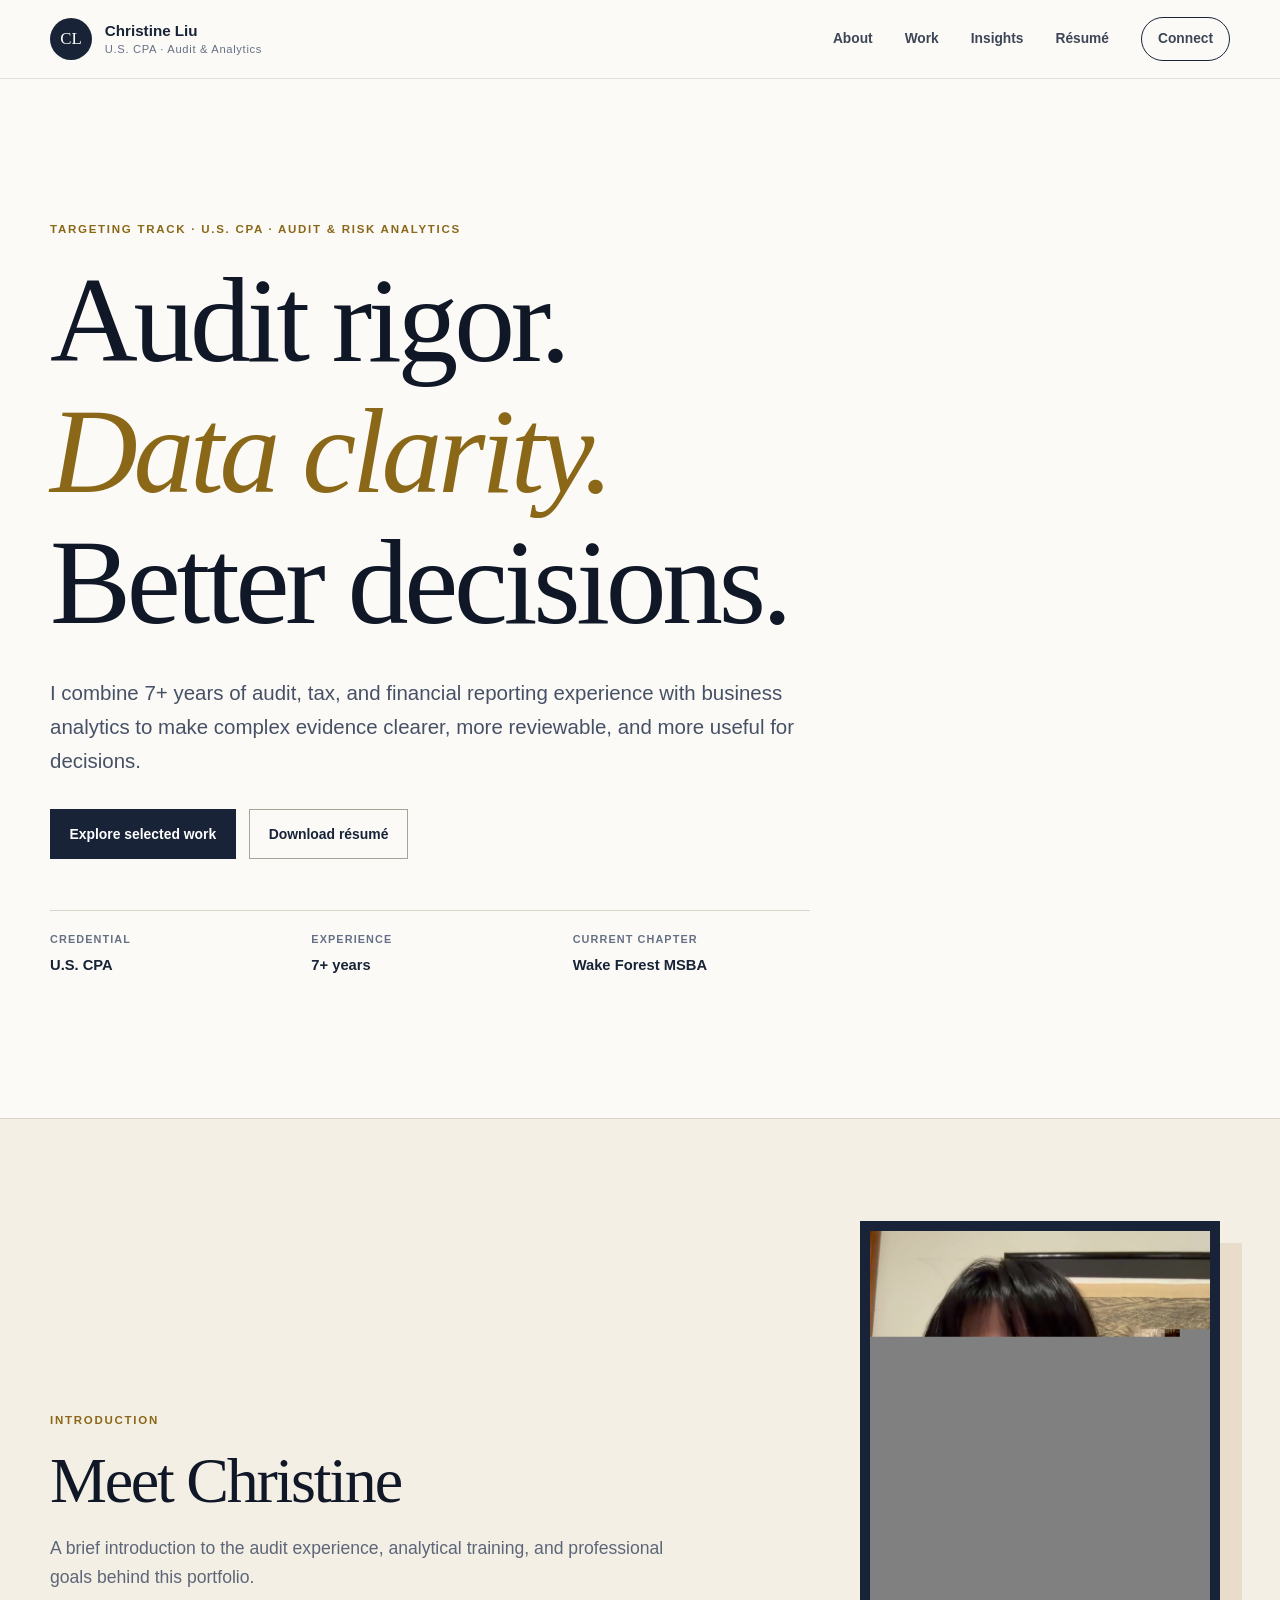
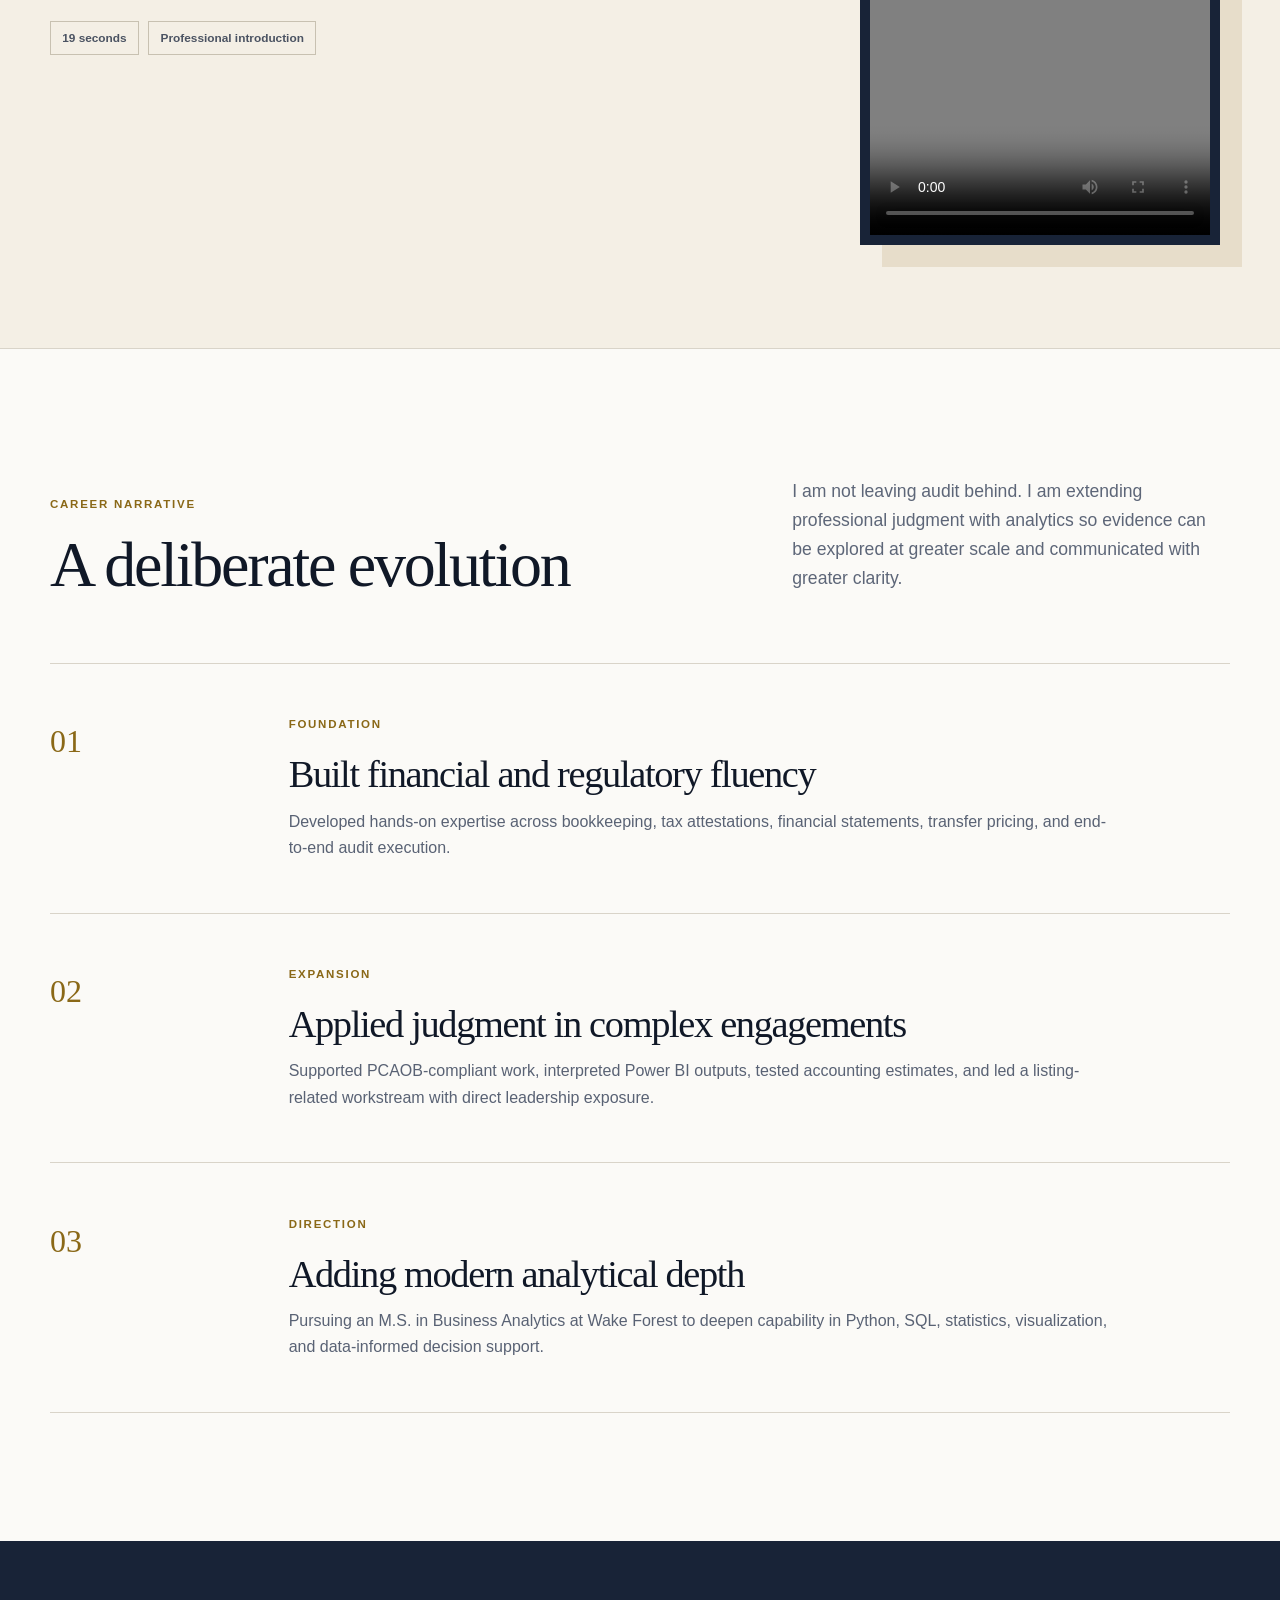
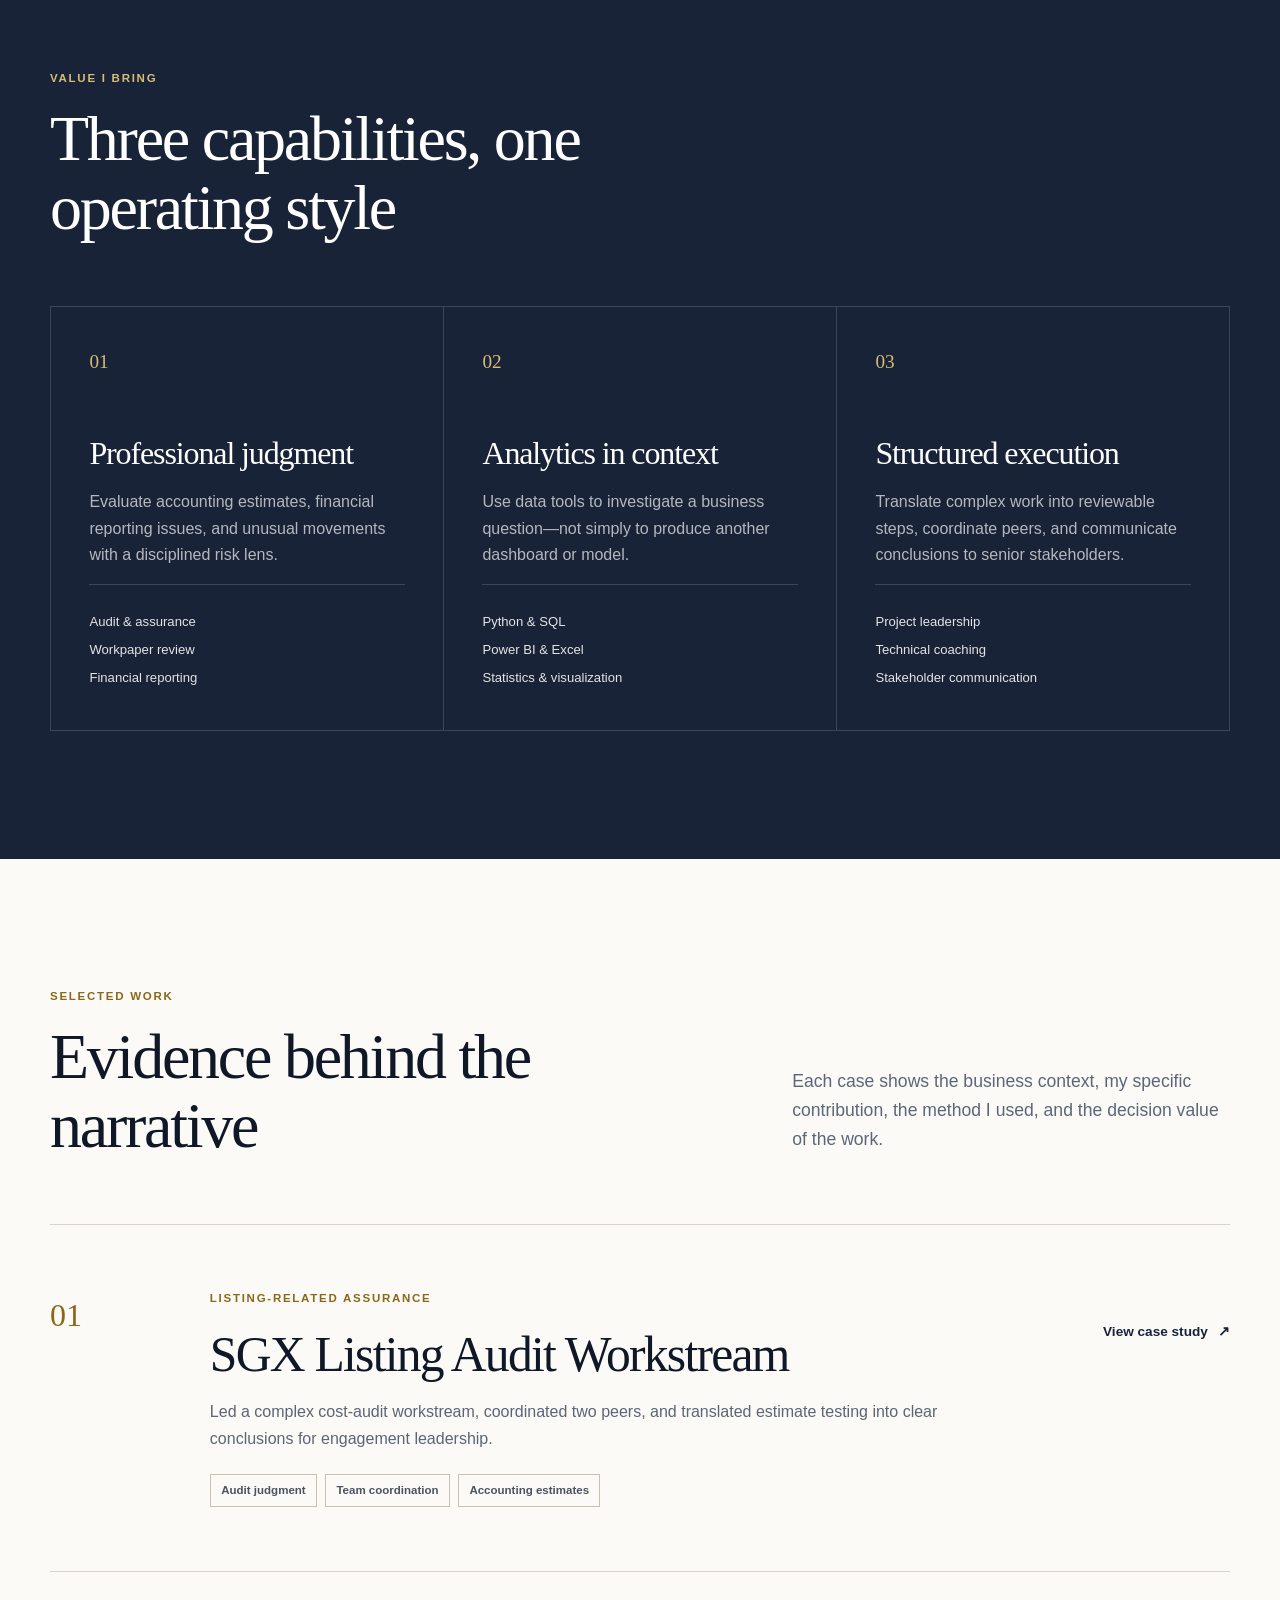
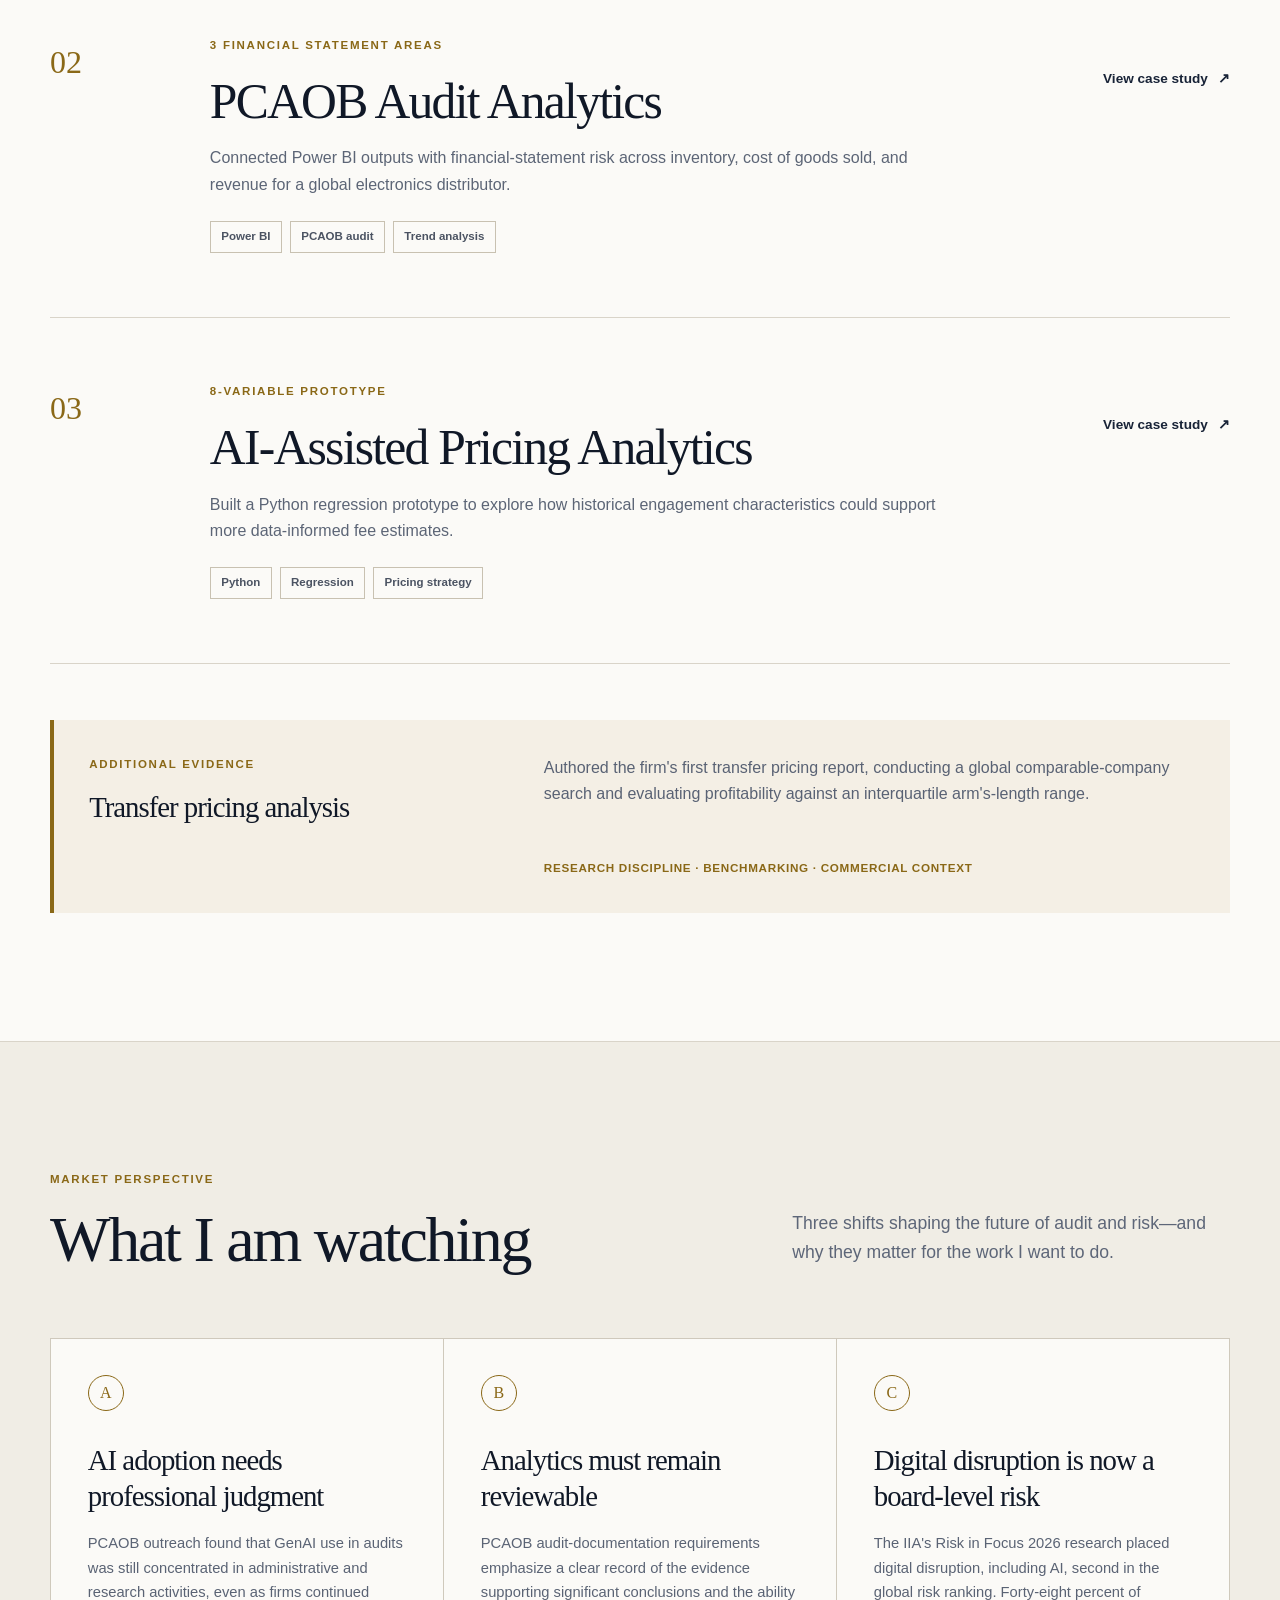
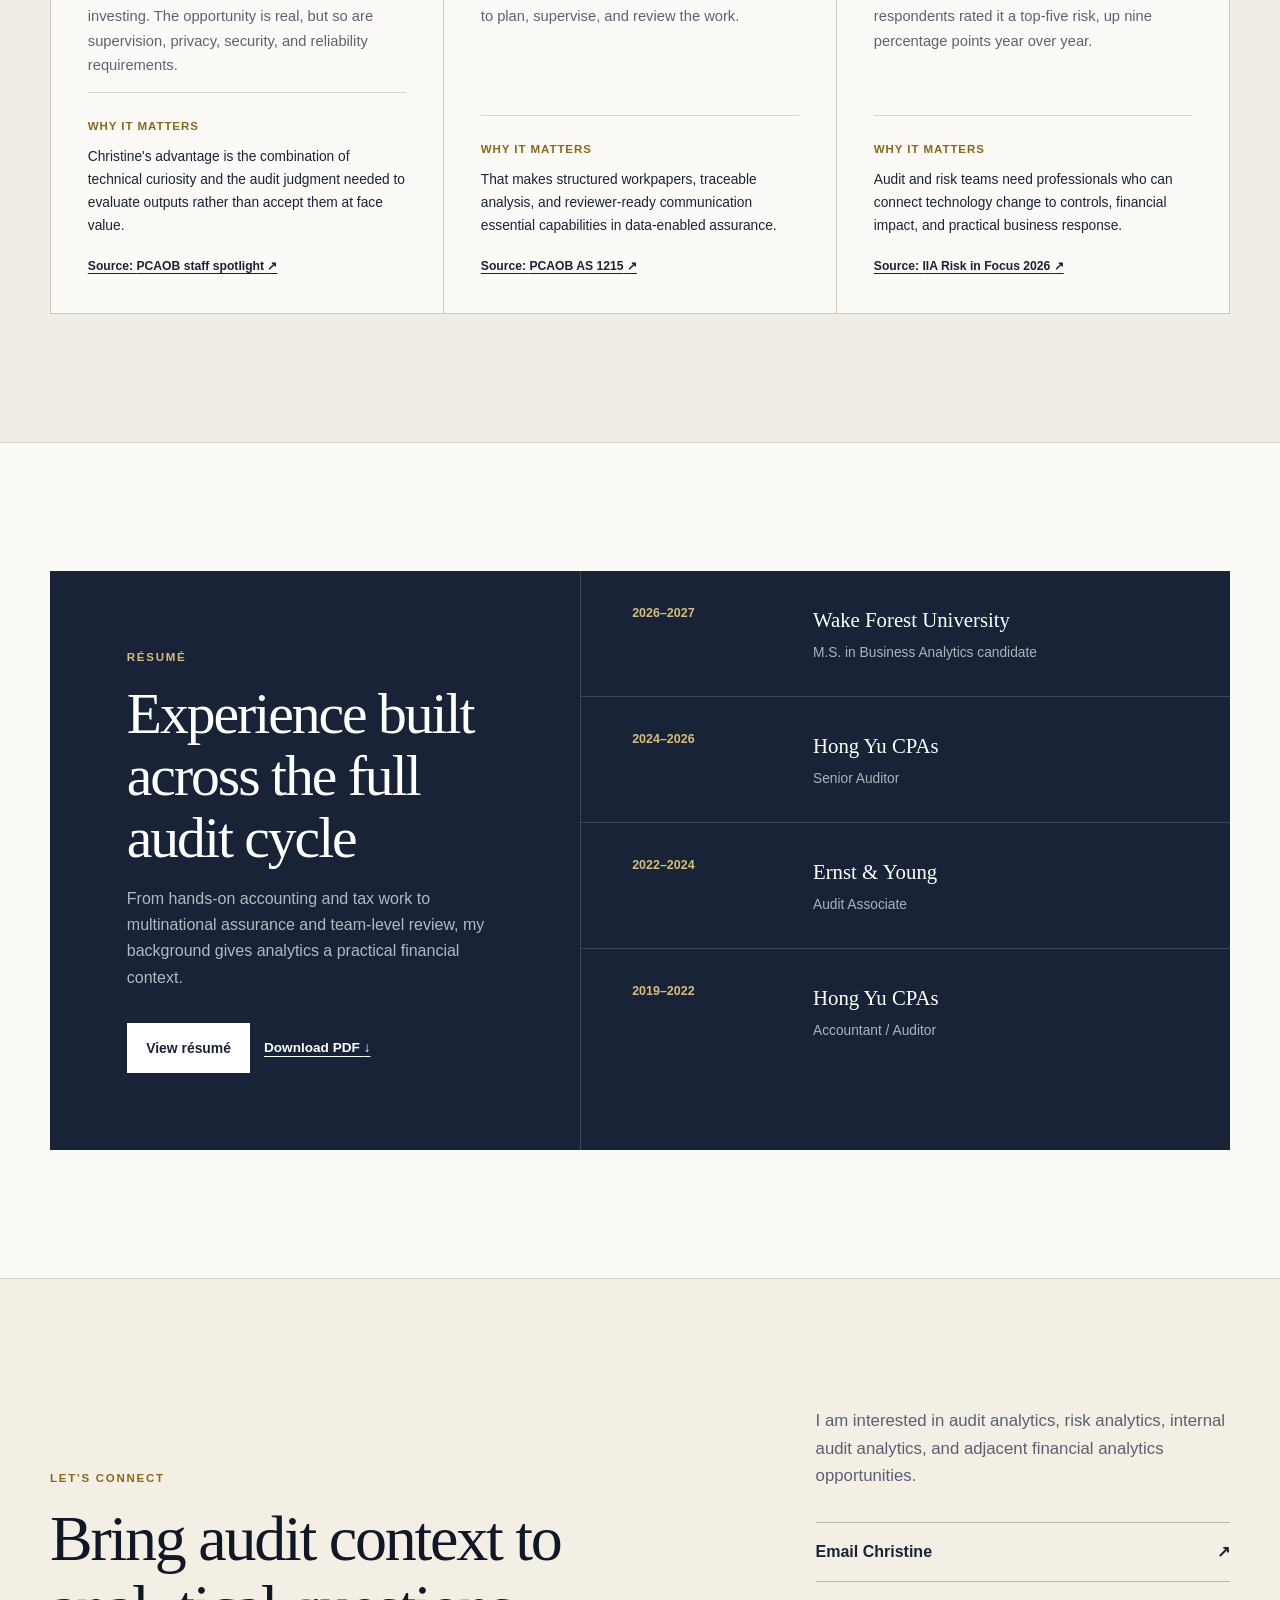
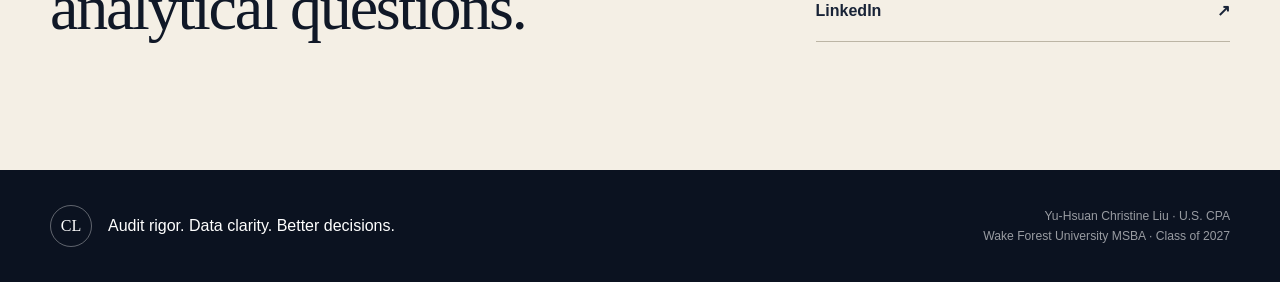
<file: index.html>
<!DOCTYPE html><html lang="en"><head><meta charset="utf-8"><meta name="viewport" content="width=device-width, initial-scale=1"><link rel="stylesheet" href="/styles.css"><link rel="stylesheet" href="/github-overrides.css"><title>Christine Liu | Audit &amp; Risk Analytics</title><meta name="description" content="U.S. CPA and Wake Forest MSBA candidate combining audit judgment with business analytics."><meta name="keywords" content="audit analytics,risk analytics,U.S. CPA,business analytics,Wake Forest"><meta name="author" content="Yu-Hsuan Christine Liu">
<link rel="canonical" href="https://christineliu0221-tech.github.io/"></head><body><header class="site-header"><a class="skip-link" href="#main-content">Skip to content</a><div class="nav-shell"><a href="/" class="brand" aria-label="Christine Liu home"><span aria-hidden="true">CL</span><div><strong>Christine Liu</strong><small>U.S. CPA · Audit &amp; Analytics</small></div></a><nav aria-label="Primary navigation"><a href="/#about">About</a><a href="/#work">Work</a><a href="/#insights">Insights</a><a href="/#resume">Résumé</a><a class="nav-contact" href="/#contact">Connect</a></nav></div></header><main id="main-content"><section class="hero section-shell" aria-labelledby="hero-title"><div class="hero-copy"><p class="eyebrow">TARGETING TRACK · U.S. CPA · AUDIT &amp; RISK ANALYTICS</p><h1 id="hero-title">Audit rigor.<span>Data clarity.</span>Better decisions.</h1><p class="hero-lead">I combine 7+ years of audit, tax, and financial reporting experience with business analytics to make complex evidence clearer, more reviewable, and more useful for decisions.</p><div class="button-row"><a class="button button-primary" href="#work">Explore selected work</a><a class="button button-secondary" href="/Christine-Liu-Resume.pdf" download="">Download résumé</a></div><dl class="hero-credentials" aria-label="Professional credentials"><div><dt>Credential</dt><dd>U.S. CPA</dd></div><div><dt>Experience</dt><dd>7+ years</dd></div><div><dt>Current chapter</dt><dd>Wake Forest MSBA</dd></div></dl></div></section><section class="video-introduction" id="introduction" aria-labelledby="video-title"><div class="section-shell video-introduction-grid"><div class="video-introduction-copy"><p class="section-kicker">INTRODUCTION</p><h2 id="video-title">Meet Christine</h2><p class="section-lead">A brief introduction to the audit experience, analytical training, and professional goals behind this portfolio.</p><div class="video-meta" aria-label="Video details"><span>19 seconds</span><span>Professional introduction</span></div></div><div class="video-stage"><video class="introduction-video" controls playsinline preload="metadata" poster="/christine-introduction-poster.jpg" aria-label="Christine Liu professional introduction video"><source src="/christine-introduction.mp4" type="video/mp4">Your browser does not support embedded video. <a href="/christine-introduction.mp4">Open the video</a>.</video></div></div></section><section class="section-shell narrative" id="about" aria-labelledby="about-title"><div class="section-heading split-heading"><div><p class="section-kicker">CAREER NARRATIVE</p><h2 id="about-title">A deliberate evolution</h2></div><p class="section-lead">I am not leaving audit behind. I am extending professional judgment with analytics so evidence can be explored at greater scale and communicated with greater clarity.</p></div><ol class="narrative-steps"><li><span class="step-number">01</span><div><p class="step-label">Foundation</p><h3>Built financial and regulatory fluency</h3><p>Developed hands-on expertise across bookkeeping, tax attestations, financial statements, transfer pricing, and end-to-end audit execution.</p></div></li><li><span class="step-number">02</span><div><p class="step-label">Expansion</p><h3>Applied judgment in complex engagements</h3><p>Supported PCAOB-compliant work, interpreted Power BI outputs, tested accounting estimates, and led a listing-related workstream with direct leadership exposure.</p></div></li><li><span class="step-number">03</span><div><p class="step-label">Direction</p><h3>Adding modern analytical depth</h3><p>Pursuing an M.S. in Business Analytics at Wake Forest to deepen capability in Python, SQL, statistics, visualization, and data-informed decision support.</p></div></li></ol></section><section class="expertise-section" id="expertise" aria-labelledby="expertise-title"><div class="section-shell"><div class="section-heading"><p class="section-kicker light">VALUE I BRING</p><h2 id="expertise-title">Three capabilities, one operating style</h2></div><div class="expertise-grid"><article><span class="expertise-index">01</span><h3>Professional judgment</h3><p>Evaluate accounting estimates, financial reporting issues, and unusual movements with a disciplined risk lens.</p><ul><li>Audit &amp; assurance</li><li>Workpaper review</li><li>Financial reporting</li></ul></article><article><span class="expertise-index">02</span><h3>Analytics in context</h3><p>Use data tools to investigate a business question—not simply to produce another dashboard or model.</p><ul><li>Python &amp; SQL</li><li>Power BI &amp; Excel</li><li>Statistics &amp; visualization</li></ul></article><article><span class="expertise-index">03</span><h3>Structured execution</h3><p>Translate complex work into reviewable steps, coordinate peers, and communicate conclusions to senior stakeholders.</p><ul><li>Project leadership</li><li>Technical coaching</li><li>Stakeholder communication</li></ul></article></div></div></section><section class="section-shell work-section" id="work" aria-labelledby="work-title"><div class="section-heading split-heading"><div><p class="section-kicker">SELECTED WORK</p><h2 id="work-title">Evidence behind the narrative</h2></div><p class="section-lead">Each case shows the business context, my specific contribution, the method I used, and the decision value of the work.</p></div><div class="project-list"><article class="project-card"><div class="project-number">01</div><div class="project-main"><p class="project-proof">Listing-related assurance</p><h3>SGX Listing Audit Workstream</h3><p>Led a complex cost-audit workstream, coordinated two peers, and translated estimate testing into clear conclusions for engagement leadership.</p><div class="tag-list" aria-label="SGX Listing Audit Workstream skills"><span>Audit judgment</span><span>Team coordination</span><span>Accounting estimates</span></div></div><a href="/projects/sgx-listing-audit" class="project-link">View case study <span aria-hidden="true">↗</span></a></article><article class="project-card"><div class="project-number">02</div><div class="project-main"><p class="project-proof">3 financial statement areas</p><h3>PCAOB Audit Analytics</h3><p>Connected Power BI outputs with financial-statement risk across inventory, cost of goods sold, and revenue for a global electronics distributor.</p><div class="tag-list" aria-label="PCAOB Audit Analytics skills"><span>Power BI</span><span>PCAOB audit</span><span>Trend analysis</span></div></div><a href="/projects/pcaob-audit-analytics" class="project-link">View case study <span aria-hidden="true">↗</span></a></article><article class="project-card"><div class="project-number">03</div><div class="project-main"><p class="project-proof">8-variable prototype</p><h3>AI-Assisted Pricing Analytics</h3><p>Built a Python regression prototype to explore how historical engagement characteristics could support more data-informed fee estimates.</p><div class="tag-list" aria-label="AI-Assisted Pricing Analytics skills"><span>Python</span><span>Regression</span><span>Pricing strategy</span></div></div><a href="/projects/pricing-analytics" class="project-link">View case study <span aria-hidden="true">↗</span></a></article></div><div class="supporting-proof"><div><p class="section-kicker">ADDITIONAL EVIDENCE</p><h3>Transfer pricing analysis</h3></div><p>Authored the firm's first transfer pricing report, conducting a global comparable-company search and evaluating profitability against an interquartile arm's-length range.</p><span>Research discipline · Benchmarking · Commercial context</span></div></section><section class="insights-section" id="insights" aria-labelledby="insights-title"><div class="section-shell"><div class="section-heading split-heading"><div><p class="section-kicker">MARKET PERSPECTIVE</p><h2 id="insights-title">What I am watching</h2></div><p class="section-lead">Three shifts shaping the future of audit and risk—and why they matter for the work I want to do.</p></div><div class="insight-grid"><article><span class="insight-index">A</span><h3>AI adoption needs professional judgment</h3><p>PCAOB outreach found that GenAI use in audits was still concentrated in administrative and research activities, even as firms continued investing. The opportunity is real, but so are supervision, privacy, security, and reliability requirements.</p><div class="implication"><strong>Why it matters</strong><p>Christine's advantage is the combination of technical curiosity and the audit judgment needed to evaluate outputs rather than accept them at face value.</p></div><a href="https://pcaobus.org/news-events/news-releases/news-release-detail/pcaob-staff-shares-observations-from-outreach-on-use-of-generative-artificial-intelligence-in-audits-and-financial-reporting" target="_blank" rel="noreferrer">Source: <!-- -->PCAOB staff spotlight<!-- --> <span aria-hidden="true">↗</span></a></article><article><span class="insight-index">B</span><h3>Analytics must remain reviewable</h3><p>PCAOB audit-documentation requirements emphasize a clear record of the evidence supporting significant conclusions and the ability to plan, supervise, and review the work.</p><div class="implication"><strong>Why it matters</strong><p>That makes structured workpapers, traceable analysis, and reviewer-ready communication essential capabilities in data-enabled assurance.</p></div><a href="https://pcaobus.org/oversight/standards/auditing-standards/details/as-1215--audit-documentation-%28effective-on-12-15-2026%29" target="_blank" rel="noreferrer">Source: <!-- -->PCAOB AS 1215<!-- --> <span aria-hidden="true">↗</span></a></article><article><span class="insight-index">C</span><h3>Digital disruption is now a board-level risk</h3><p>The IIA's Risk in Focus 2026 research placed digital disruption, including AI, second in the global risk ranking. Forty-eight percent of respondents rated it a top-five risk, up nine percentage points year over year.</p><div class="implication"><strong>Why it matters</strong><p>Audit and risk teams need professionals who can connect technology change to controls, financial impact, and practical business response.</p></div><a href="https://www.theiia.org/en/internal-audit-foundation/latest-research-and-products/risk-in-focus" target="_blank" rel="noreferrer">Source: <!-- -->IIA Risk in Focus 2026<!-- --> <span aria-hidden="true">↗</span></a></article></div></div></section><section class="section-shell resume-section" id="resume" aria-labelledby="resume-title"><div class="resume-card"><div class="resume-intro"><p class="section-kicker light">RÉSUMÉ</p><h2 id="resume-title">Experience built across the full audit cycle</h2><p>From hands-on accounting and tax work to multinational assurance and team-level review, my background gives analytics a practical financial context.</p><div class="button-row"><a class="button button-light" href="/Christine-Liu-Resume.pdf" target="_blank" rel="noreferrer">View résumé</a><a class="text-link-light" href="/Christine-Liu-Resume.pdf" download="">Download PDF <span aria-hidden="true">↓</span></a></div></div><ol class="experience-list"><li><span>2026–2027</span><div><strong>Wake Forest University</strong><p>M.S. in Business Analytics candidate</p></div></li><li><span>2024–2026</span><div><strong>Hong Yu CPAs</strong><p>Senior Auditor</p></div></li><li><span>2022–2024</span><div><strong>Ernst &amp; Young</strong><p>Audit Associate</p></div></li><li><span>2019–2022</span><div><strong>Hong Yu CPAs</strong><p>Accountant / Auditor</p></div></li></ol></div></section><section class="contact-section" id="contact" aria-labelledby="contact-title"><div class="section-shell contact-grid"><div><p class="section-kicker">LET'S CONNECT</p><h2 id="contact-title">Bring audit context to analytical questions.</h2></div><div class="contact-copy"><p>I am interested in audit analytics, risk analytics, internal audit analytics, and adjacent financial analytics opportunities.</p><div class="contact-links"><a href="mailto:christineliu0221.usa@gmail.com">Email Christine <span aria-hidden="true">↗</span></a><a href="https://www.linkedin.com/in/yuhsuan-christine-liu" target="_blank" rel="noreferrer">LinkedIn <span aria-hidden="true">↗</span></a></div></div></div></section></main><footer class="site-footer"><div class="section-shell footer-grid"><div><span class="footer-monogram" aria-hidden="true">CL</span><p>Audit rigor. Data clarity. Better decisions.</p></div><div class="footer-meta"><p>Yu-Hsuan Christine Liu · U.S. CPA</p><p>Wake Forest University MSBA · Class of 2027</p></div></div></footer><iframe height="1" width="1" style="position: absolute; top: 0px; left: 0px; border-width: medium; border-style: none; border-color: currentcolor; border-image: none; visibility: hidden;"></iframe></body><div id="codex-browser-sidebar-comments-root" style="position: fixed; inset: 0px; pointer-events: none; z-index: 2147483647;"></div></html>
</file>
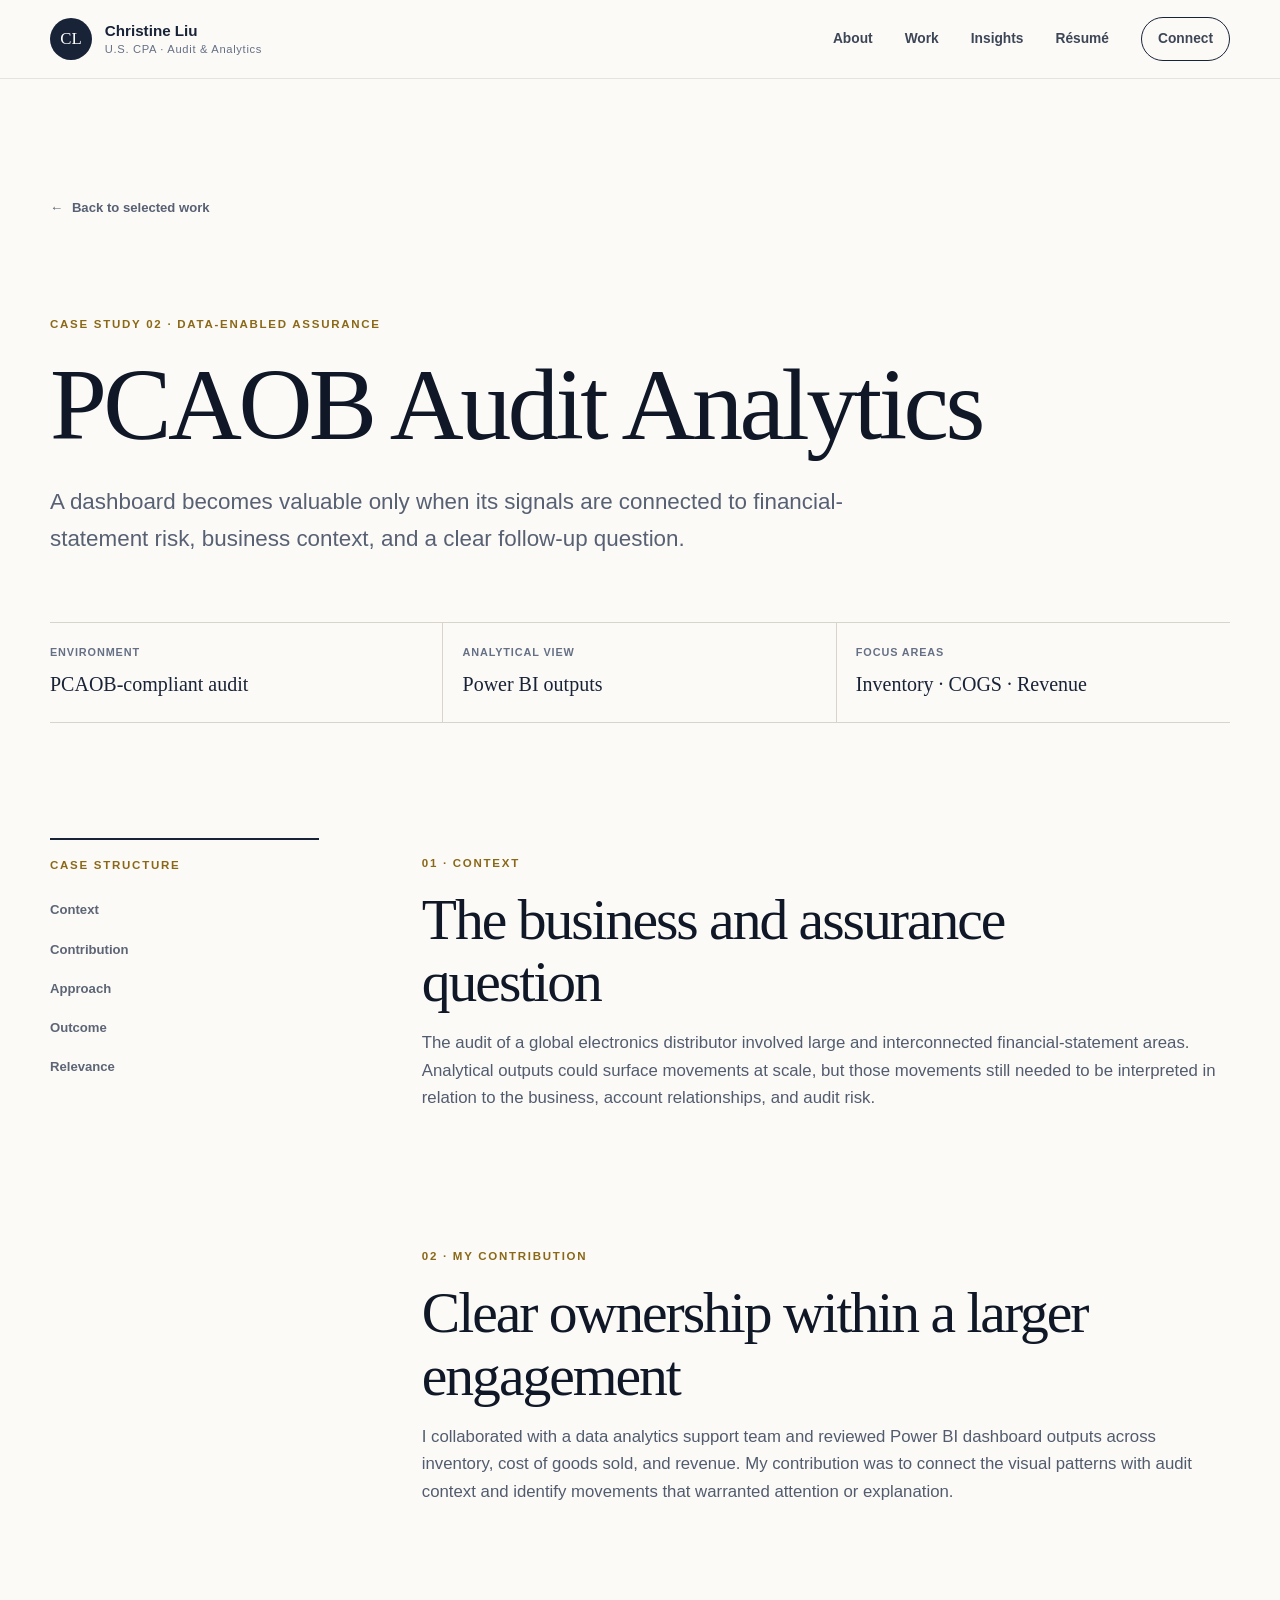
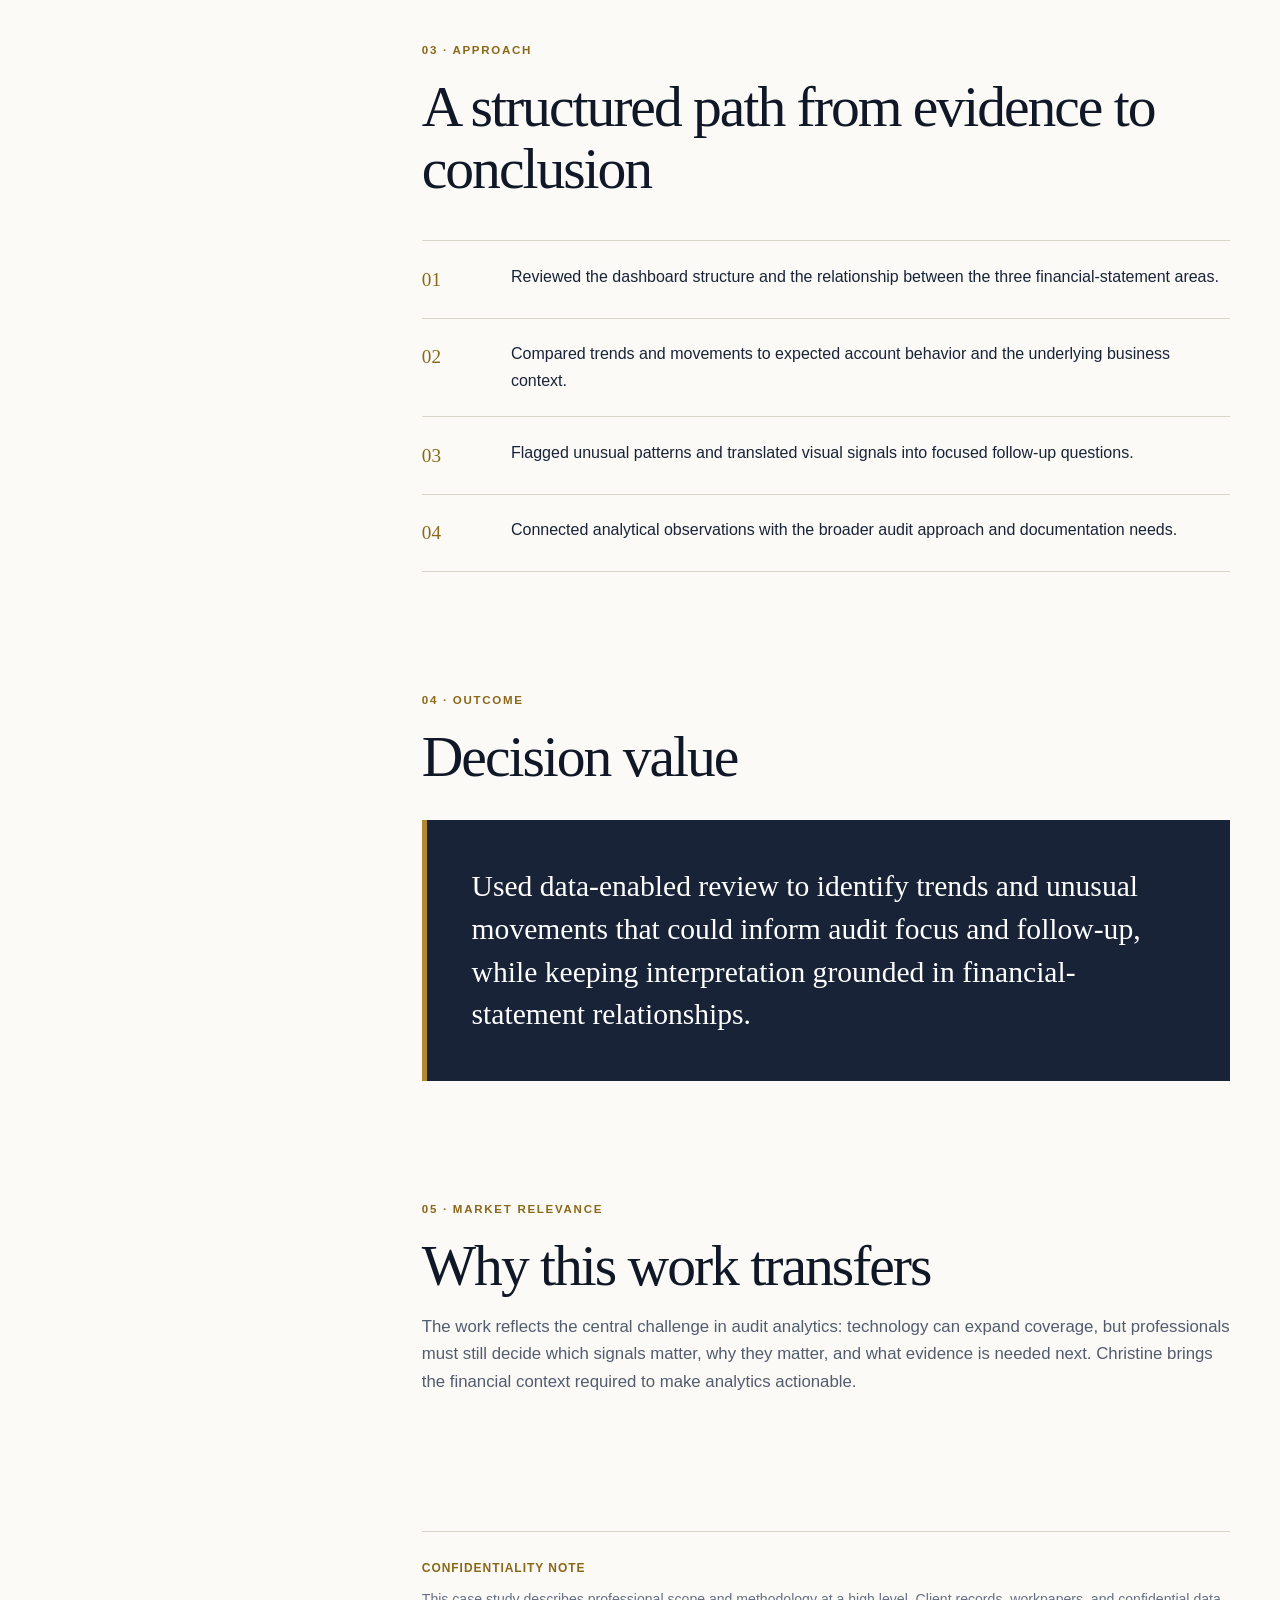
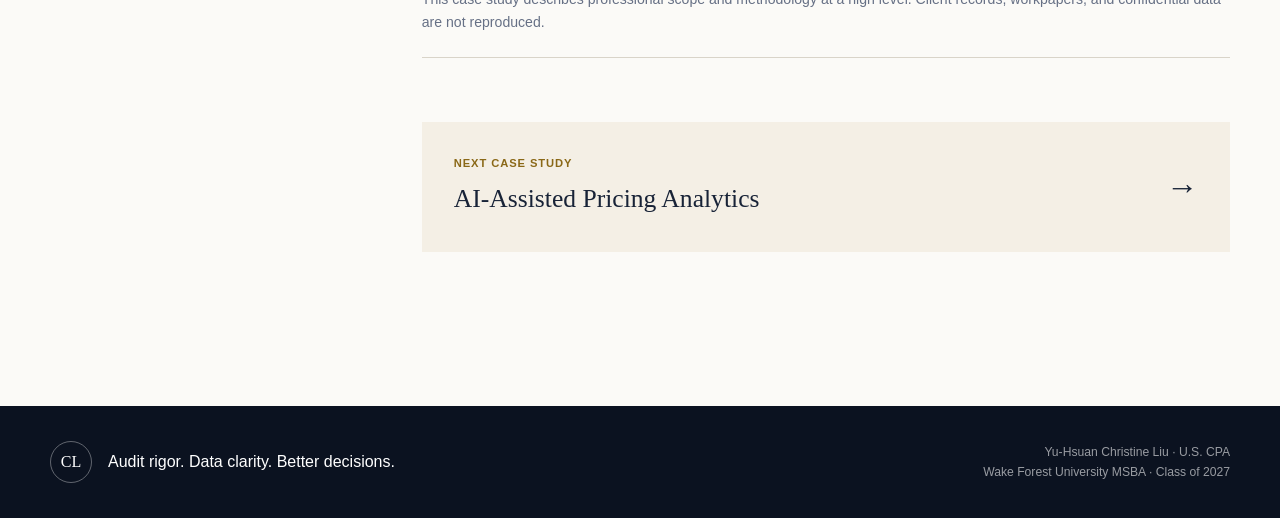
<file: projects/pcaob-audit-analytics/index.html>
<!DOCTYPE html><html lang="en"><head><meta charset="utf-8"><meta name="viewport" content="width=device-width, initial-scale=1"><link rel="stylesheet" href="/styles.css"><title>PCAOB Audit Analytics | Christine Liu</title><meta name="description" content="A case study connecting Power BI outputs with financial-statement risk in a PCAOB-compliant audit."><meta name="keywords" content="audit analytics,risk analytics,U.S. CPA,business analytics,Wake Forest"><meta name="author" content="Yu-Hsuan Christine Liu">
<link rel="canonical" href="https://christineliu0221-tech.github.io/projects/pcaob-audit-analytics"></head><body><header class="site-header"><a class="skip-link" href="#main-content">Skip to content</a><div class="nav-shell"><a href="/" class="brand" aria-label="Christine Liu home"><span aria-hidden="true">CL</span><div><strong>Christine Liu</strong><small>U.S. CPA · Audit &amp; Analytics</small></div></a><nav aria-label="Primary navigation"><a href="/#about">About</a><a href="/#work">Work</a><a href="/#insights">Insights</a><a href="/#resume">Résumé</a><a class="nav-contact" href="/#contact">Connect</a></nav></div></header><main id="main-content" class="case-page"><section class="case-hero section-shell"><a href="/#work" class="back-link"><span aria-hidden="true">←</span> Back to selected work</a><p class="eyebrow">CASE STUDY 02 · DATA-ENABLED ASSURANCE</p><h1>PCAOB Audit Analytics</h1><p class="case-summary">A dashboard becomes valuable only when its signals are connected to financial-statement risk, business context, and a clear follow-up question.</p><dl class="case-metrics"><div><dt>Environment</dt><dd>PCAOB-compliant audit</dd></div><div><dt>Analytical view</dt><dd>Power BI outputs</dd></div><div><dt>Focus areas</dt><dd>Inventory · COGS · Revenue</dd></div></dl></section><section class="case-body section-shell"><aside class="case-nav" aria-label="Case study sections"><p>CASE STRUCTURE</p><a href="#context">Context</a><a href="#contribution">Contribution</a><a href="#approach">Approach</a><a href="#outcome">Outcome</a><a href="#relevance">Relevance</a></aside><div class="case-content"><section id="context"><p class="section-kicker">01 · CONTEXT</p><h2>The business and assurance question</h2><p>The audit of a global electronics distributor involved large and interconnected financial-statement areas. Analytical outputs could surface movements at scale, but those movements still needed to be interpreted in relation to the business, account relationships, and audit risk.</p></section><section id="contribution"><p class="section-kicker">02 · MY CONTRIBUTION</p><h2>Clear ownership within a larger engagement</h2><p>I collaborated with a data analytics support team and reviewed Power BI dashboard outputs across inventory, cost of goods sold, and revenue. My contribution was to connect the visual patterns with audit context and identify movements that warranted attention or explanation.</p></section><section id="approach"><p class="section-kicker">03 · APPROACH</p><h2>A structured path from evidence to conclusion</h2><ol class="approach-list"><li><span>01</span><p>Reviewed the dashboard structure and the relationship between the three financial-statement areas.</p></li><li><span>02</span><p>Compared trends and movements to expected account behavior and the underlying business context.</p></li><li><span>03</span><p>Flagged unusual patterns and translated visual signals into focused follow-up questions.</p></li><li><span>04</span><p>Connected analytical observations with the broader audit approach and documentation needs.</p></li></ol></section><section id="outcome"><p class="section-kicker">04 · OUTCOME</p><h2>Decision value</h2><div class="case-outcome">Used data-enabled review to identify trends and unusual movements that could inform audit focus and follow-up, while keeping interpretation grounded in financial-statement relationships.</div></section><section id="relevance"><p class="section-kicker">05 · MARKET RELEVANCE</p><h2>Why this work transfers</h2><p>The work reflects the central challenge in audit analytics: technology can expand coverage, but professionals must still decide which signals matter, why they matter, and what evidence is needed next. Christine brings the financial context required to make analytics actionable.</p></section><div class="confidentiality-note"><strong>Confidentiality note</strong><p>This case study describes professional scope and methodology at a high level. Client records, workpapers, and confidential data are not reproduced.</p></div><a href="/projects/pricing-analytics" class="next-project"><span>Next case study</span><strong>AI-Assisted Pricing Analytics</strong><span aria-hidden="true">→</span></a></div></section></main><footer class="site-footer"><div class="section-shell footer-grid"><div><span class="footer-monogram" aria-hidden="true">CL</span><p>Audit rigor. Data clarity. Better decisions.</p></div><div class="footer-meta"><p>Yu-Hsuan Christine Liu · U.S. CPA</p><p>Wake Forest University MSBA · Class of 2027</p></div></div></footer></body><div id="codex-browser-sidebar-comments-root" style="position: fixed; inset: 0px; pointer-events: none; z-index: 2147483647;"></div></html>
</file>
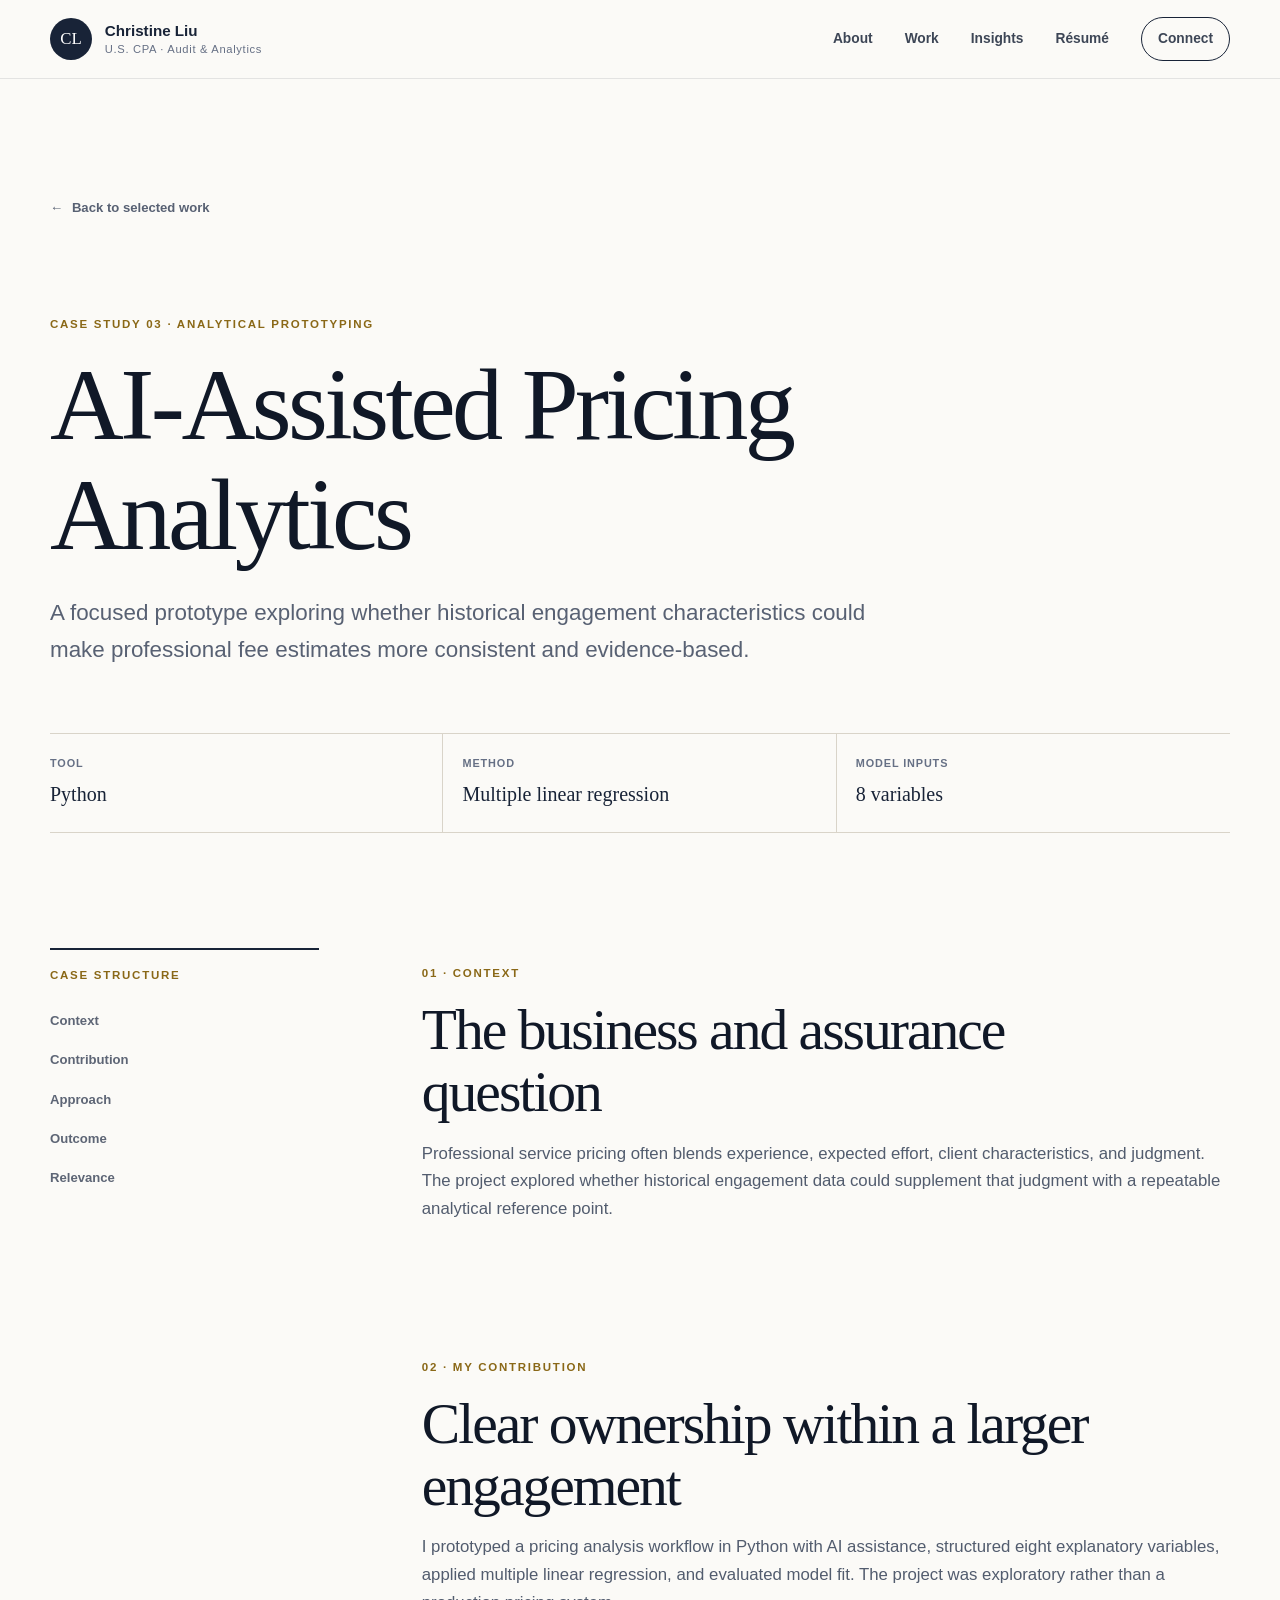
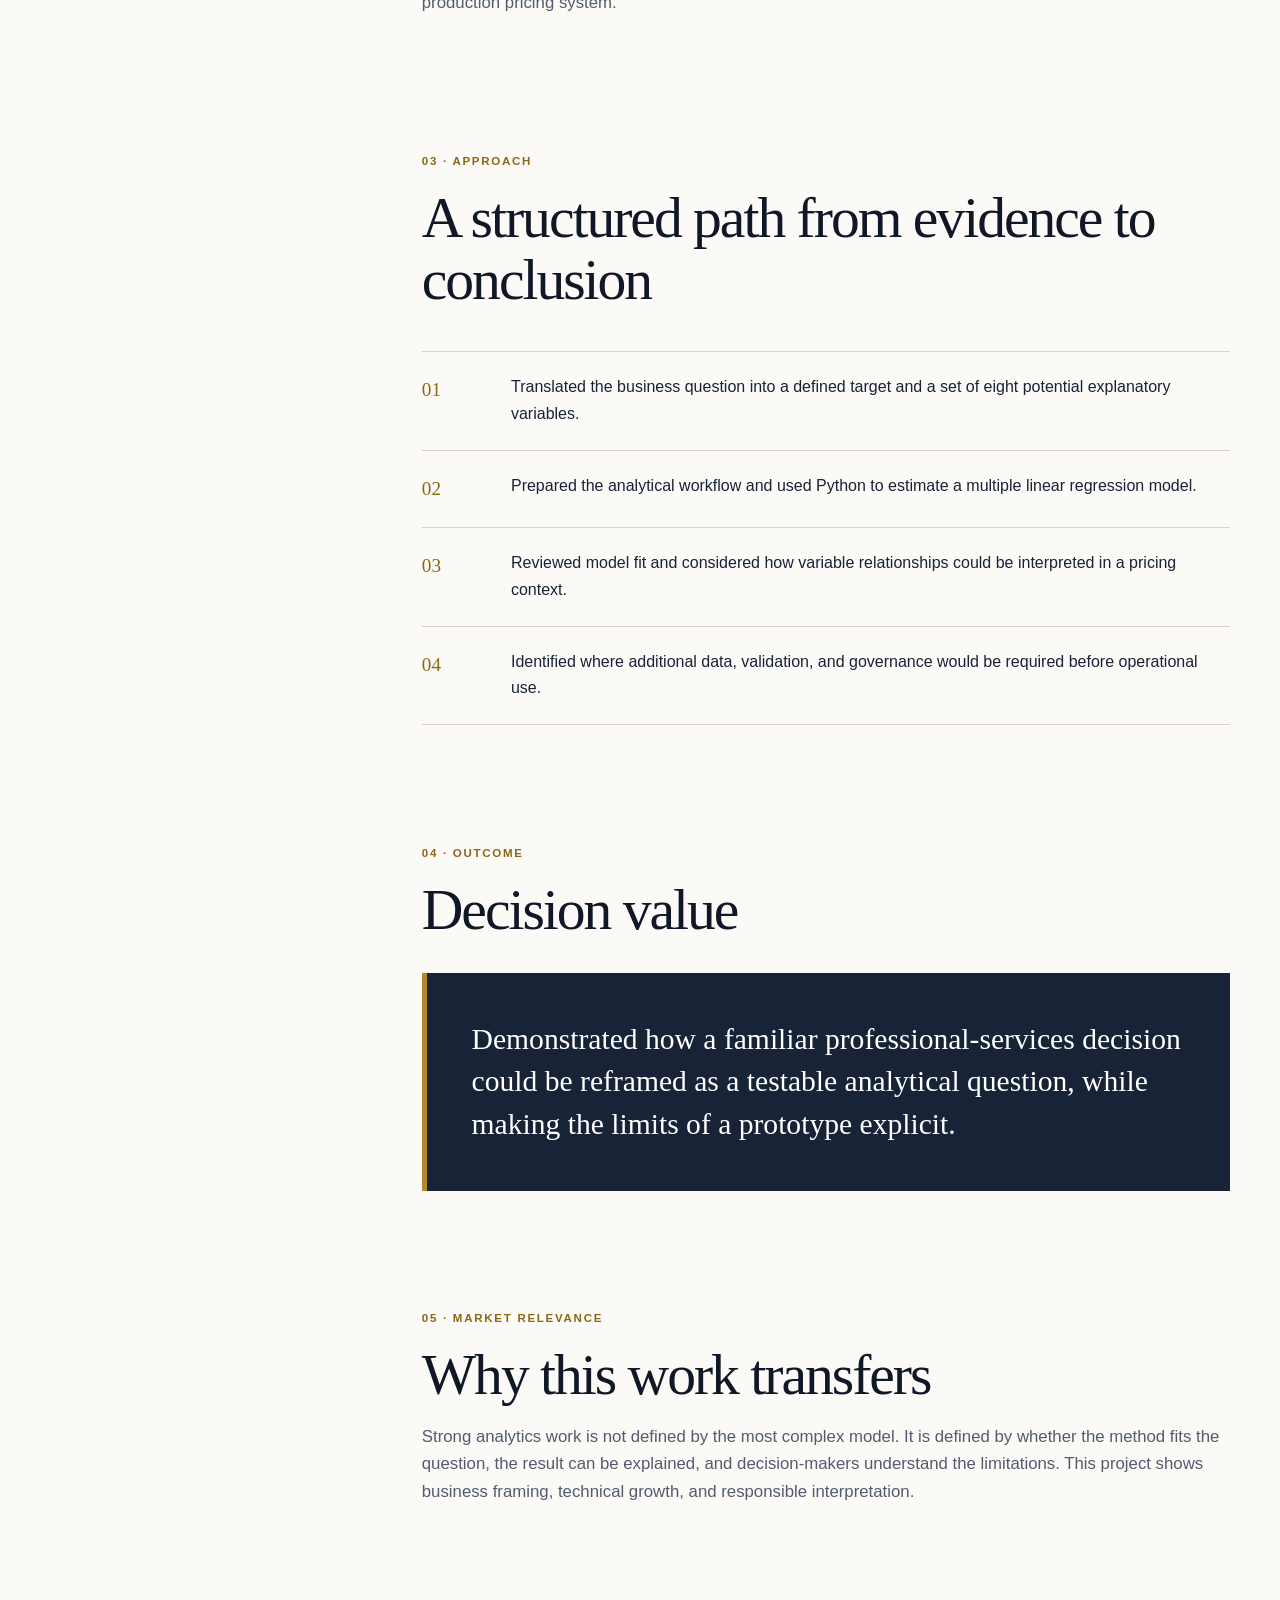
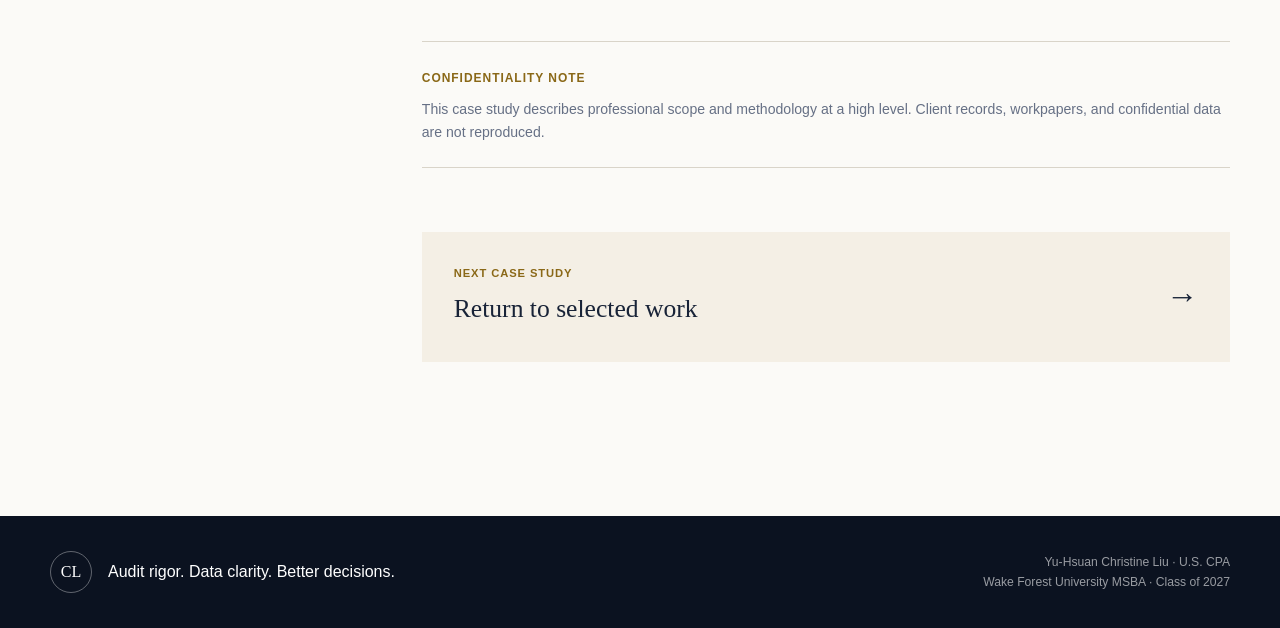
<file: projects/pricing-analytics/index.html>
<!DOCTYPE html><html lang="en"><head><meta charset="utf-8"><meta name="viewport" content="width=device-width, initial-scale=1"><link rel="stylesheet" href="/styles.css"><title>AI-Assisted Pricing Analytics | Christine Liu</title><meta name="description" content="A Python regression prototype exploring more data-informed professional fee estimates."><meta name="keywords" content="audit analytics,risk analytics,U.S. CPA,business analytics,Wake Forest"><meta name="author" content="Yu-Hsuan Christine Liu">
<link rel="canonical" href="https://christineliu0221-tech.github.io/projects/pricing-analytics"></head><body><header class="site-header"><a class="skip-link" href="#main-content">Skip to content</a><div class="nav-shell"><a href="/" class="brand" aria-label="Christine Liu home"><span aria-hidden="true">CL</span><div><strong>Christine Liu</strong><small>U.S. CPA · Audit &amp; Analytics</small></div></a><nav aria-label="Primary navigation"><a href="/#about">About</a><a href="/#work">Work</a><a href="/#insights">Insights</a><a href="/#resume">Résumé</a><a class="nav-contact" href="/#contact">Connect</a></nav></div></header><main id="main-content" class="case-page"><section class="case-hero section-shell"><a href="/#work" class="back-link"><span aria-hidden="true">←</span> Back to selected work</a><p class="eyebrow">CASE STUDY 03 · ANALYTICAL PROTOTYPING</p><h1>AI-Assisted Pricing Analytics</h1><p class="case-summary">A focused prototype exploring whether historical engagement characteristics could make professional fee estimates more consistent and evidence-based.</p><dl class="case-metrics"><div><dt>Tool</dt><dd>Python</dd></div><div><dt>Method</dt><dd>Multiple linear regression</dd></div><div><dt>Model inputs</dt><dd>8 variables</dd></div></dl></section><section class="case-body section-shell"><aside class="case-nav" aria-label="Case study sections"><p>CASE STRUCTURE</p><a href="#context">Context</a><a href="#contribution">Contribution</a><a href="#approach">Approach</a><a href="#outcome">Outcome</a><a href="#relevance">Relevance</a></aside><div class="case-content"><section id="context"><p class="section-kicker">01 · CONTEXT</p><h2>The business and assurance question</h2><p>Professional service pricing often blends experience, expected effort, client characteristics, and judgment. The project explored whether historical engagement data could supplement that judgment with a repeatable analytical reference point.</p></section><section id="contribution"><p class="section-kicker">02 · MY CONTRIBUTION</p><h2>Clear ownership within a larger engagement</h2><p>I prototyped a pricing analysis workflow in Python with AI assistance, structured eight explanatory variables, applied multiple linear regression, and evaluated model fit. The project was exploratory rather than a production pricing system.</p></section><section id="approach"><p class="section-kicker">03 · APPROACH</p><h2>A structured path from evidence to conclusion</h2><ol class="approach-list"><li><span>01</span><p>Translated the business question into a defined target and a set of eight potential explanatory variables.</p></li><li><span>02</span><p>Prepared the analytical workflow and used Python to estimate a multiple linear regression model.</p></li><li><span>03</span><p>Reviewed model fit and considered how variable relationships could be interpreted in a pricing context.</p></li><li><span>04</span><p>Identified where additional data, validation, and governance would be required before operational use.</p></li></ol></section><section id="outcome"><p class="section-kicker">04 · OUTCOME</p><h2>Decision value</h2><div class="case-outcome">Demonstrated how a familiar professional-services decision could be reframed as a testable analytical question, while making the limits of a prototype explicit.</div></section><section id="relevance"><p class="section-kicker">05 · MARKET RELEVANCE</p><h2>Why this work transfers</h2><p>Strong analytics work is not defined by the most complex model. It is defined by whether the method fits the question, the result can be explained, and decision-makers understand the limitations. This project shows business framing, technical growth, and responsible interpretation.</p></section><div class="confidentiality-note"><strong>Confidentiality note</strong><p>This case study describes professional scope and methodology at a high level. Client records, workpapers, and confidential data are not reproduced.</p></div><a href="/#work" class="next-project"><span>Next case study</span><strong>Return to selected work</strong><span aria-hidden="true">→</span></a></div></section></main><footer class="site-footer"><div class="section-shell footer-grid"><div><span class="footer-monogram" aria-hidden="true">CL</span><p>Audit rigor. Data clarity. Better decisions.</p></div><div class="footer-meta"><p>Yu-Hsuan Christine Liu · U.S. CPA</p><p>Wake Forest University MSBA · Class of 2027</p></div></div></footer></body><div id="codex-browser-sidebar-comments-root" style="position: fixed; inset: 0px; pointer-events: none; z-index: 2147483647;"></div></html>
</file>
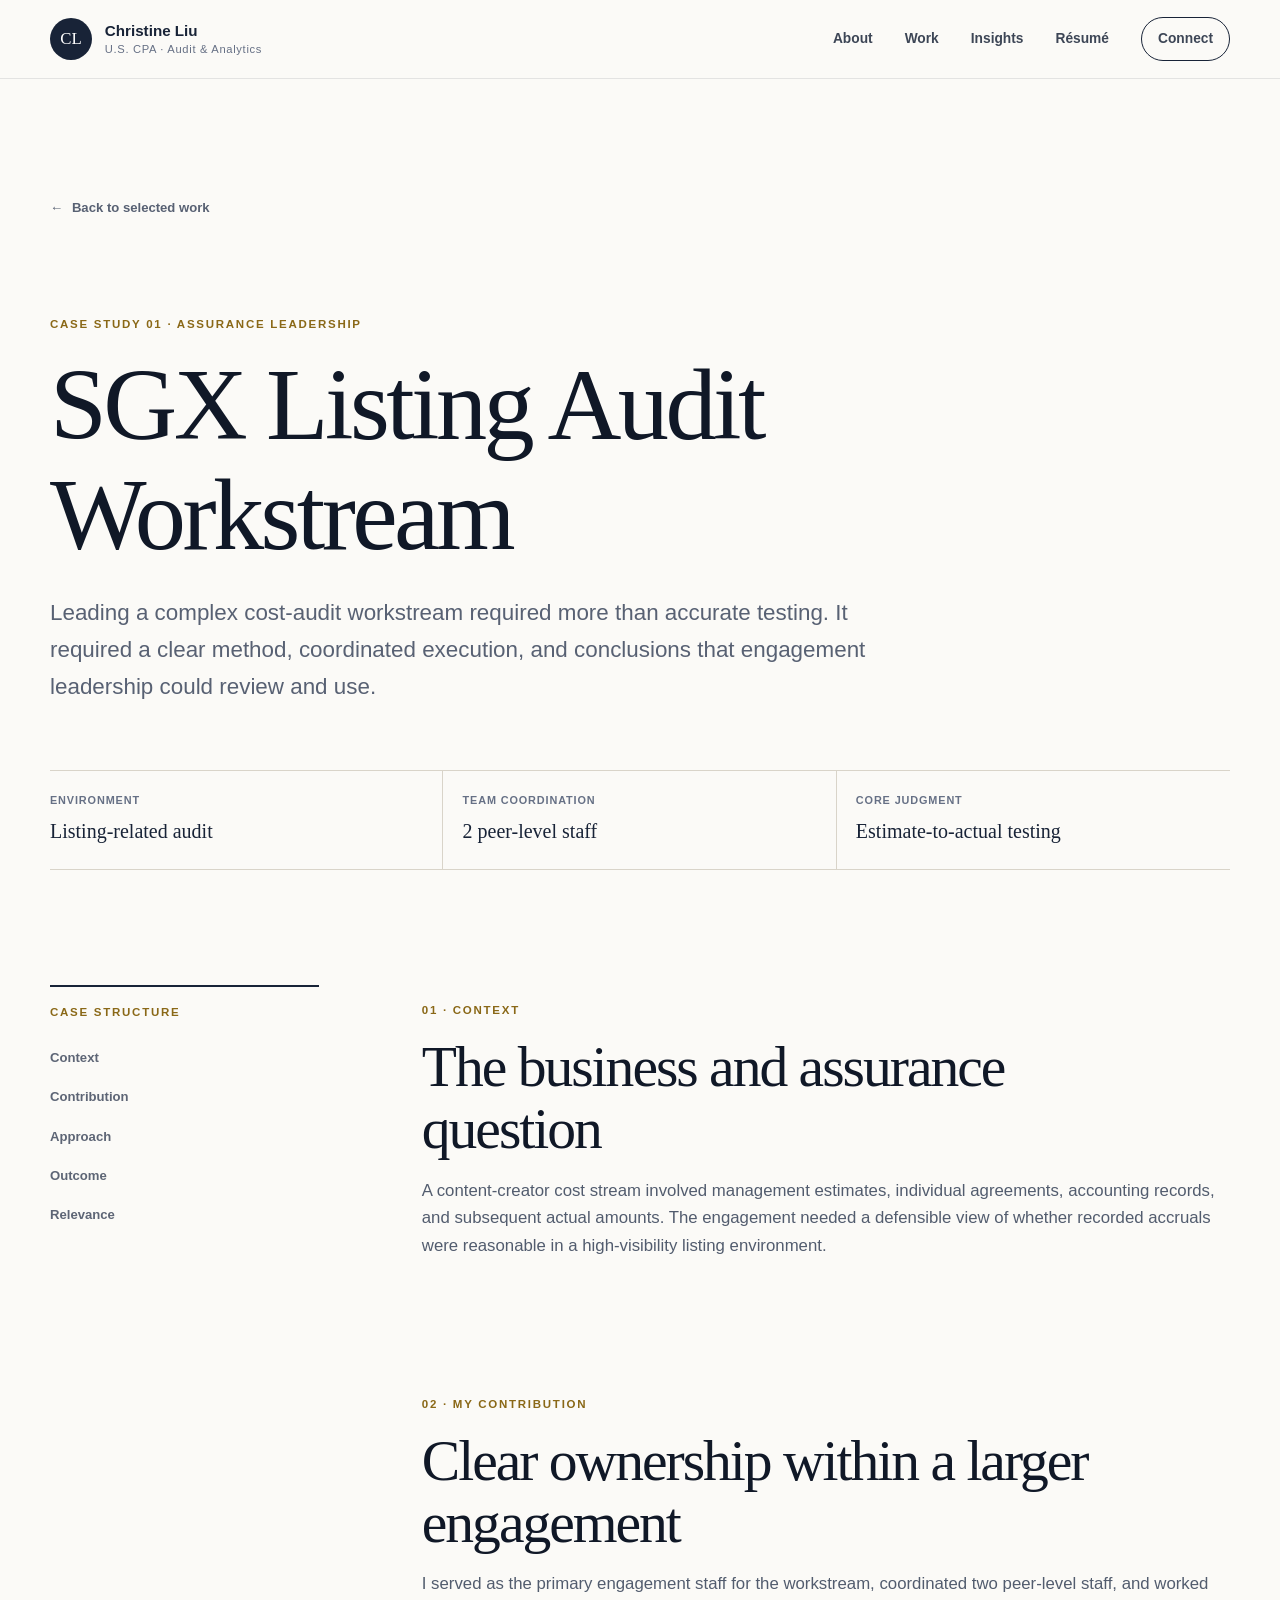
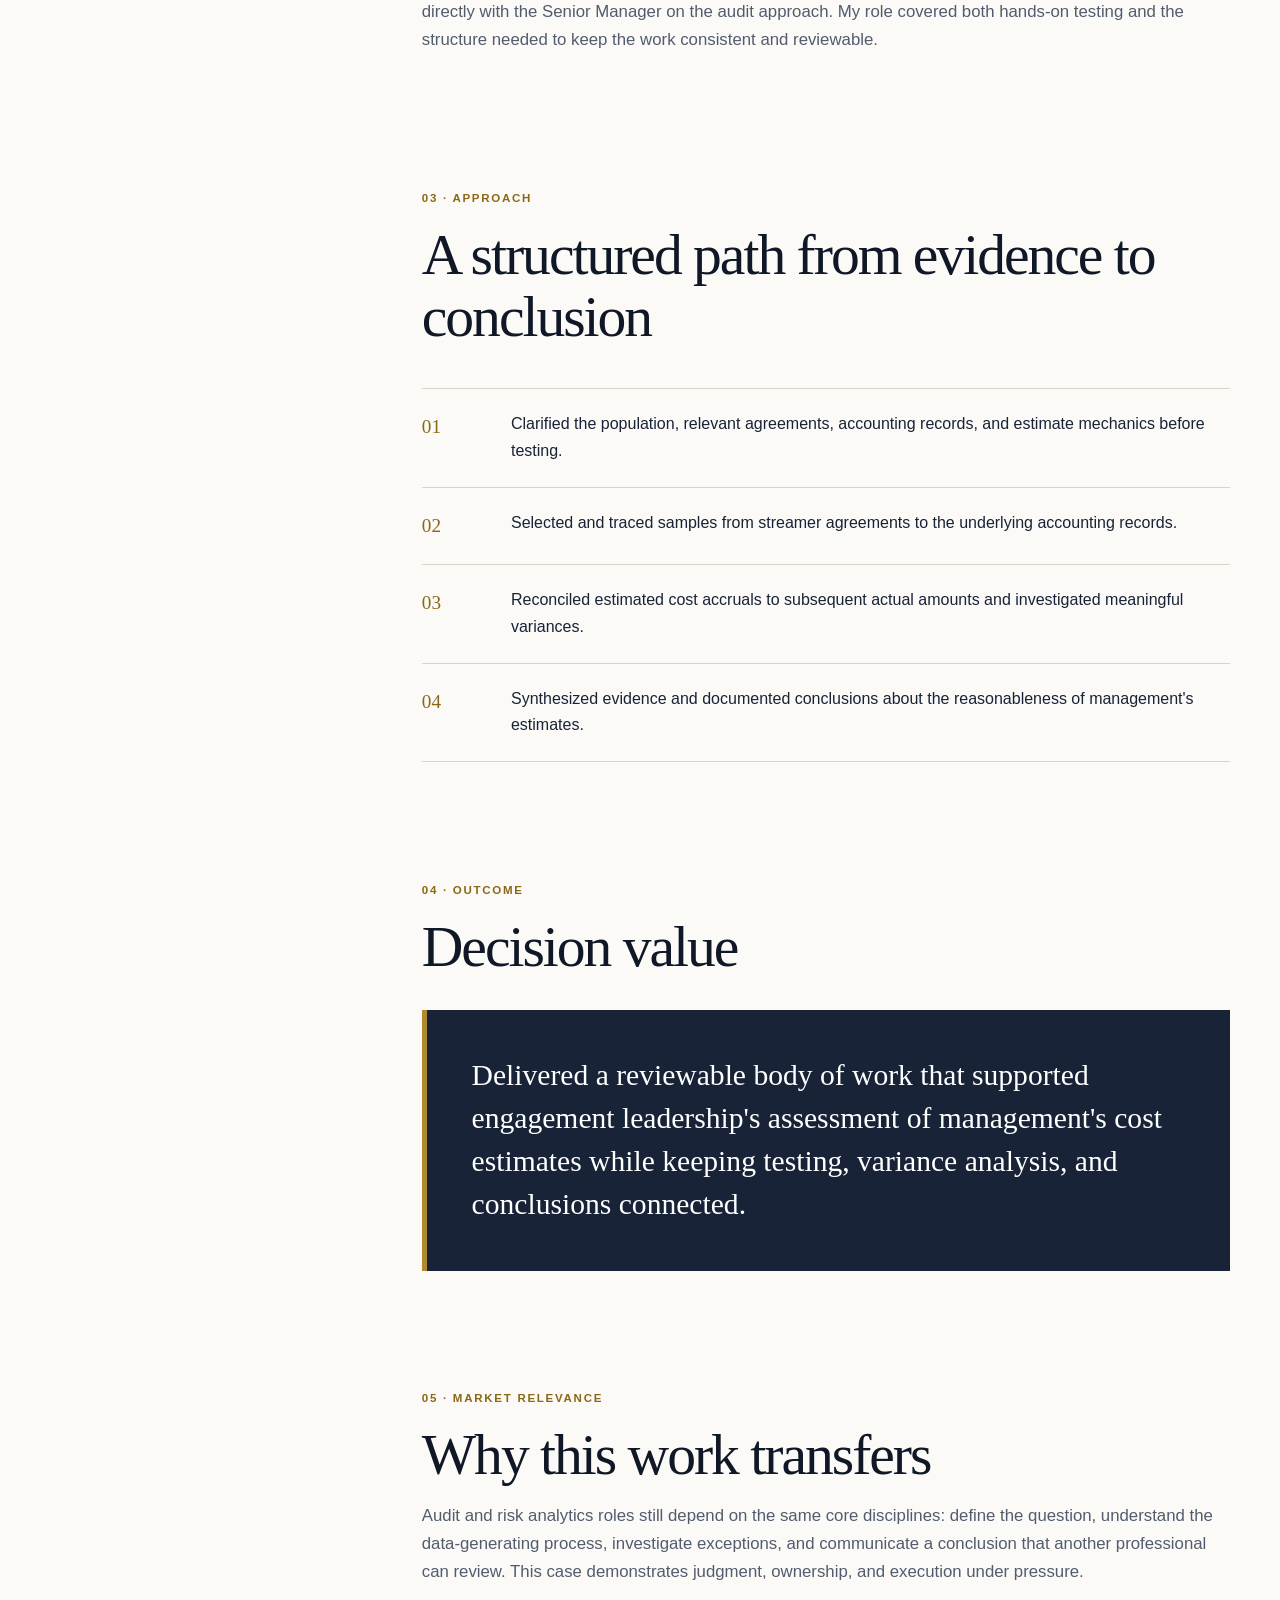
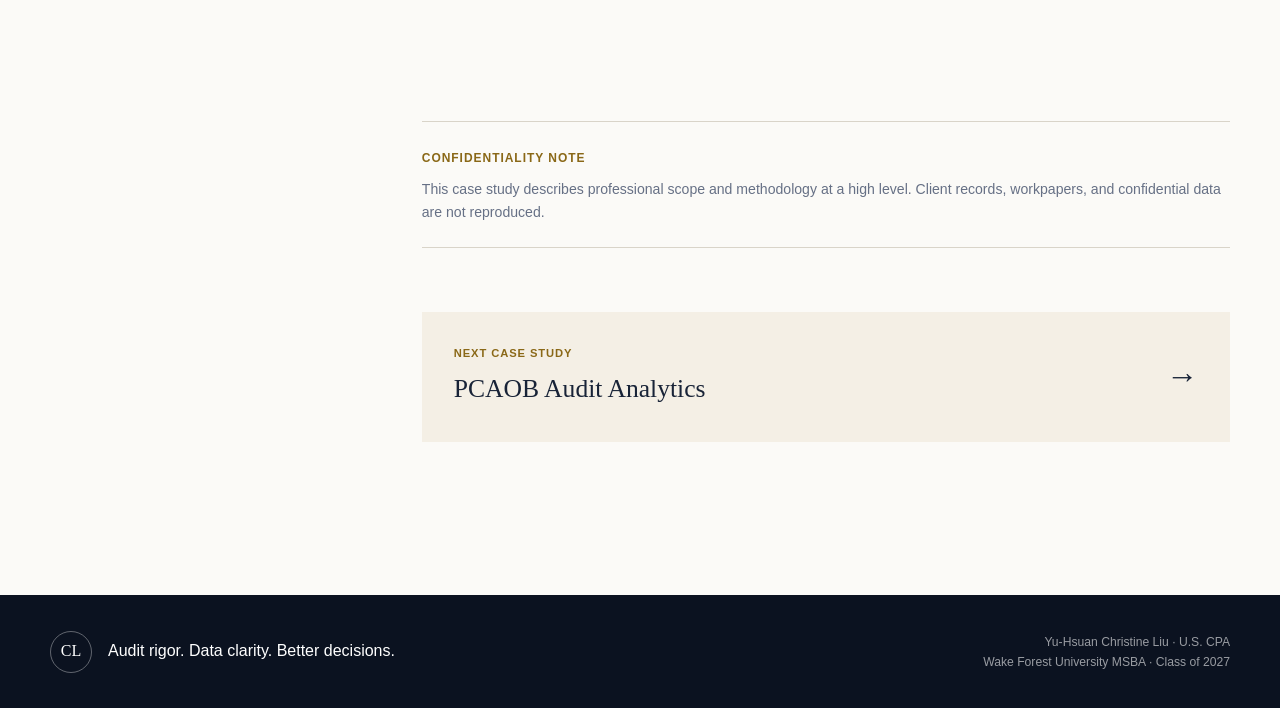
<file: projects/sgx-listing-audit/index.html>
<!DOCTYPE html><html lang="en"><head><meta charset="utf-8"><meta name="viewport" content="width=device-width, initial-scale=1"><link rel="stylesheet" href="/styles.css"><title>SGX Listing Audit Workstream | Christine Liu</title><meta name="description" content="A case study in accounting-estimate testing, team coordination, and listing-related assurance."><meta name="keywords" content="audit analytics,risk analytics,U.S. CPA,business analytics,Wake Forest"><meta name="author" content="Yu-Hsuan Christine Liu">
<link rel="canonical" href="https://christineliu0221-tech.github.io/projects/sgx-listing-audit"></head><body><header class="site-header"><a class="skip-link" href="#main-content">Skip to content</a><div class="nav-shell"><a href="/" class="brand" aria-label="Christine Liu home"><span aria-hidden="true">CL</span><div><strong>Christine Liu</strong><small>U.S. CPA · Audit &amp; Analytics</small></div></a><nav aria-label="Primary navigation"><a href="/#about">About</a><a href="/#work">Work</a><a href="/#insights">Insights</a><a href="/#resume">Résumé</a><a class="nav-contact" href="/#contact">Connect</a></nav></div></header><main id="main-content" class="case-page"><section class="case-hero section-shell"><a href="/#work" class="back-link"><span aria-hidden="true">←</span> Back to selected work</a><p class="eyebrow">CASE STUDY 01 · ASSURANCE LEADERSHIP</p><h1>SGX Listing Audit Workstream</h1><p class="case-summary">Leading a complex cost-audit workstream required more than accurate testing. It required a clear method, coordinated execution, and conclusions that engagement leadership could review and use.</p><dl class="case-metrics"><div><dt>Environment</dt><dd>Listing-related audit</dd></div><div><dt>Team coordination</dt><dd>2 peer-level staff</dd></div><div><dt>Core judgment</dt><dd>Estimate-to-actual testing</dd></div></dl></section><section class="case-body section-shell"><aside class="case-nav" aria-label="Case study sections"><p>CASE STRUCTURE</p><a href="#context">Context</a><a href="#contribution">Contribution</a><a href="#approach">Approach</a><a href="#outcome">Outcome</a><a href="#relevance">Relevance</a></aside><div class="case-content"><section id="context"><p class="section-kicker">01 · CONTEXT</p><h2>The business and assurance question</h2><p>A content-creator cost stream involved management estimates, individual agreements, accounting records, and subsequent actual amounts. The engagement needed a defensible view of whether recorded accruals were reasonable in a high-visibility listing environment.</p></section><section id="contribution"><p class="section-kicker">02 · MY CONTRIBUTION</p><h2>Clear ownership within a larger engagement</h2><p>I served as the primary engagement staff for the workstream, coordinated two peer-level staff, and worked directly with the Senior Manager on the audit approach. My role covered both hands-on testing and the structure needed to keep the work consistent and reviewable.</p></section><section id="approach"><p class="section-kicker">03 · APPROACH</p><h2>A structured path from evidence to conclusion</h2><ol class="approach-list"><li><span>01</span><p>Clarified the population, relevant agreements, accounting records, and estimate mechanics before testing.</p></li><li><span>02</span><p>Selected and traced samples from streamer agreements to the underlying accounting records.</p></li><li><span>03</span><p>Reconciled estimated cost accruals to subsequent actual amounts and investigated meaningful variances.</p></li><li><span>04</span><p>Synthesized evidence and documented conclusions about the reasonableness of management's estimates.</p></li></ol></section><section id="outcome"><p class="section-kicker">04 · OUTCOME</p><h2>Decision value</h2><div class="case-outcome">Delivered a reviewable body of work that supported engagement leadership's assessment of management's cost estimates while keeping testing, variance analysis, and conclusions connected.</div></section><section id="relevance"><p class="section-kicker">05 · MARKET RELEVANCE</p><h2>Why this work transfers</h2><p>Audit and risk analytics roles still depend on the same core disciplines: define the question, understand the data-generating process, investigate exceptions, and communicate a conclusion that another professional can review. This case demonstrates judgment, ownership, and execution under pressure.</p></section><div class="confidentiality-note"><strong>Confidentiality note</strong><p>This case study describes professional scope and methodology at a high level. Client records, workpapers, and confidential data are not reproduced.</p></div><a href="/projects/pcaob-audit-analytics" class="next-project"><span>Next case study</span><strong>PCAOB Audit Analytics</strong><span aria-hidden="true">→</span></a></div></section></main><footer class="site-footer"><div class="section-shell footer-grid"><div><span class="footer-monogram" aria-hidden="true">CL</span><p>Audit rigor. Data clarity. Better decisions.</p></div><div class="footer-meta"><p>Yu-Hsuan Christine Liu · U.S. CPA</p><p>Wake Forest University MSBA · Class of 2027</p></div></div></footer></body><div id="codex-browser-sidebar-comments-root" style="position: fixed; inset: 0px; pointer-events: none; z-index: 2147483647;"></div></html>
</file>
<file: styles.css>
:root{--ink:#182337;--ink-strong:#101827;--gold:#8a6817;--gold-bright:#b28a2e;--sand:#f4efe5;--paper:#fbfaf7;--white:#fff;--muted:#667085;--line:#d9d4c9;--dark-line:#ffffff29;--max-width:1180px;--serif:Georgia, "Times New Roman", serif;--sans:"Segoe UI", Arial, Helvetica, sans-serif}*{box-sizing:border-box}html{scroll-behavior:smooth;scroll-padding-top:92px}body{background:var(--paper);color:var(--ink);font-family:var(--sans);text-rendering:optimizelegibility;margin:0;font-size:16px;line-height:1.65}a{color:inherit}button,a{-webkit-tap-highlight-color:transparent}:is(a:focus-visible,button:focus-visible){outline:3px solid var(--gold-bright);outline-offset:4px}h1,h2,h3,p,dl,dd,ol,ul{margin-top:0}h1,h2,h3{color:var(--ink-strong);letter-spacing:-.035em;line-height:1.08}h1,h2{font-family:var(--serif);font-weight:500}h2{margin-bottom:1rem;font-size:clamp(2.3rem,5vw,4.3rem)}h3{font-size:1.45rem;line-height:1.25}.skip-link{z-index:1000;background:var(--ink);color:var(--white);border-radius:4px;padding:.65rem 1rem;position:fixed;top:10px;left:10px;transform:translateY(-160%)}.skip-link:focus{transform:translateY(0)}.section-shell,.nav-shell{width:min(calc(100% - 40px), var(--max-width));margin-inline:auto}.site-header{z-index:100;-webkit-backdrop-filter:blur(16px);backdrop-filter:blur(16px);background:#fbfaf7f0;border-bottom:1px solid #1823371a;position:sticky;top:0}.nav-shell{justify-content:space-between;align-items:center;gap:2rem;min-height:78px;display:flex}.brand{color:var(--ink);flex:none;align-items:center;gap:.8rem;text-decoration:none;display:flex}.brand>span{background:var(--ink);width:42px;height:42px;color:var(--white);font-family:var(--serif);border-radius:50%;place-items:center;font-size:1.05rem;display:grid}.brand div{line-height:1.15;display:grid}.brand strong{font-size:.95rem}.brand small{color:var(--muted);letter-spacing:.06em;margin-top:.25rem;font-size:.7rem}.nav-shell nav{align-items:center;gap:clamp(.75rem,2.5vw,2rem);display:flex}.nav-shell nav a{color:#3d4656;font-size:.86rem;font-weight:650;text-decoration:none;position:relative}.nav-shell nav a:not(.nav-contact):after{content:"";background:var(--gold);height:2px;transition:right .18s;position:absolute;bottom:-.35rem;left:0;right:100%}.nav-shell nav a:hover:after{right:0}.nav-contact{border:1px solid var(--ink);border-radius:999px;padding:.6rem 1rem}.hero{grid-template-columns:minmax(0,1.08fr) minmax(360px,.92fr);align-items:center;gap:clamp(3rem,7vw,7rem);min-height:calc(100svh - 78px);padding-block:clamp(4.5rem,9vw,7rem);display:grid}.eyebrow,.section-kicker,.project-proof,.step-label,.video-label,.case-nav>p{color:var(--gold);letter-spacing:.15em;text-transform:uppercase;margin-bottom:1rem;font-size:.72rem;font-weight:800}.hero h1{max-width:760px;margin-bottom:1.7rem;font-size:clamp(3.6rem,8vw,7.25rem)}.hero h1 span{color:var(--gold);font-style:italic;display:block}.hero-lead{color:#475166;max-width:700px;margin-bottom:2rem;font-size:clamp(1.08rem,1.6vw,1.3rem)}.button-row{flex-wrap:wrap;align-items:center;gap:.85rem;display:flex}.button{border:1px solid #0000;justify-content:center;align-items:center;min-height:48px;padding:.78rem 1.15rem;font-size:.87rem;font-weight:750;text-decoration:none;transition:transform .18s,background .18s,color .18s;display:inline-flex}.button:hover{transform:translateY(-2px)}.button-primary{background:var(--ink);color:var(--white)}.button-primary:hover{background:var(--gold)}.button-secondary{color:var(--ink);border-color:#a8a396}.button-secondary:hover{border-color:var(--ink);background:var(--sand)}.hero-credentials{border-top:1px solid var(--line);grid-template-columns:repeat(3,1fr);gap:1.5rem;margin:3.2rem 0 0;padding-top:1.2rem;display:grid}.hero-credentials dt{color:var(--muted);letter-spacing:.1em;text-transform:uppercase;font-size:.68rem;font-weight:700}.hero-credentials dd{color:var(--ink);margin-top:.25rem;margin-left:0;font-size:.92rem;font-weight:750}.hero-visual{background:var(--ink);min-height:590px;color:var(--white);isolation:isolate;position:relative;overflow:hidden}.hero-portrait{object-fit:cover;object-position:57% center;width:100%;height:100%;position:absolute;inset:0}.hero-visual:after{content:"";z-index:1;pointer-events:none;background:linear-gradient(#0000 48%,#070d1814 66%,#070d18c2 100%);position:absolute;inset:0}.visual-caption{z-index:2;-webkit-backdrop-filter:blur(8px);backdrop-filter:blur(8px);border-top:1px solid var(--dark-line);background:#070d18b8;gap:.35rem;padding:1.5rem;display:grid;position:absolute;bottom:0;left:0;right:0}.visual-caption span{color:#d6bf82;letter-spacing:.13em;text-transform:uppercase;font-size:.7rem;font-weight:800}.visual-caption strong{font-family:var(--serif);font-size:1.15rem;font-weight:500}.visual-note{color:#ffffffd1;letter-spacing:.11em;text-transform:uppercase;border:1px solid #ffffff59;padding:.4rem .7rem;font-size:.68rem;position:absolute}.note-top{top:2rem;left:2rem}.note-bottom{bottom:6.8rem;right:2rem}.intro-band{background:var(--sand);border-block:1px solid var(--line)}.intro-grid{grid-template-columns:.86fr 1.14fr;align-items:center;gap:clamp(3rem,8vw,7rem);padding-block:clamp(4.5rem,8vw,7rem);display:grid}.intro-grid h2{font-size:clamp(2.4rem,4.6vw,4.2rem)}.section-lead{color:#5d6678;max-width:620px;font-size:1.1rem}.section-lead.compact{max-width:520px}.video-keywords{flex-wrap:wrap;gap:.55rem;margin-top:1.6rem;display:flex}.video-keywords span,.tag-list span{color:#4b5362;border:1px solid #c8c1b1;padding:.35rem .65rem;font-size:.72rem;font-weight:650}.video-placeholder{background:var(--ink);min-height:345px;color:var(--white);grid-template-columns:.42fr .58fr;align-items:end;gap:1.8rem;padding:clamp(1.5rem,4vw,2.5rem);display:grid;box-shadow:24px 24px #8a681721}.video-placeholder h3{color:var(--white);font-family:var(--serif);margin-bottom:.7rem;font-size:2rem;font-weight:500}.video-placeholder p:last-child{color:#ffffffb8;margin-bottom:0;font-size:.9rem}.video-frame-mark{aspect-ratio:1;border:1px solid #ffffff59;border-radius:50%;place-items:center;display:grid}.video-frame-mark span{border-top:14px solid #0000;border-bottom:14px solid #0000;border-left:21px solid var(--gold-bright);width:0;height:0;margin-left:.3rem}.narrative,.work-section,.resume-section{padding-block:clamp(5.5rem,10vw,9rem)}.section-heading{margin-bottom:clamp(2.5rem,5vw,4.5rem)}.split-heading{grid-template-columns:minmax(0,.95fr) minmax(320px,.65fr);align-items:end;gap:clamp(2rem,8vw,7rem);display:grid}.split-heading h2{margin-bottom:0}.split-heading .section-lead{margin-bottom:.4rem}.narrative-steps{border-top:1px solid var(--line);margin:0;padding:0;list-style:none}.narrative-steps li{border-bottom:1px solid var(--line);grid-template-columns:.18fr .82fr;gap:2rem;padding:clamp(2rem,4vw,3.2rem) 0;display:grid}.step-number{color:var(--gold);font-family:var(--serif);font-size:2rem}.narrative-steps h3{font-family:var(--serif);margin-bottom:.65rem;font-size:clamp(1.7rem,3vw,2.4rem);font-weight:500}.narrative-steps li p:last-child{color:#596274;max-width:820px;margin-bottom:0}.expertise-section{background:var(--ink);color:var(--white);padding-block:clamp(5.5rem,10vw,9rem)}.section-kicker.light{color:#d6bd78}.expertise-section h2{max-width:760px;color:var(--white)}.expertise-grid{border-top:1px solid var(--dark-line);border-left:1px solid var(--dark-line);grid-template-columns:repeat(3,1fr);display:grid}.expertise-grid article{border-right:1px solid var(--dark-line);border-bottom:1px solid var(--dark-line);flex-direction:column;min-height:410px;padding:clamp(1.6rem,3vw,2.5rem);display:flex}.expertise-index{color:#d6bd78;font-family:var(--serif);font-size:1.2rem}.expertise-grid h3{color:var(--white);font-family:var(--serif);margin:3.5rem 0 1rem;font-size:2rem;font-weight:500}.expertise-grid p{color:#ffffffad}.expertise-grid ul{border-top:1px solid var(--dark-line);margin:auto 0 0;padding:1.4rem 0 0;list-style:none}.expertise-grid li{color:#ffffffe0;padding:.2rem 0;font-size:.82rem}.project-list{border-top:1px solid var(--line)}.project-card{border-bottom:1px solid var(--line);grid-template-columns:.12fr minmax(0,.68fr) .2fr;align-items:start;gap:1.5rem;padding:clamp(2.3rem,5vw,4rem) 0;display:grid}.project-number{color:var(--gold);font-family:var(--serif);font-size:2rem}.project-main h3{font-family:var(--serif);margin-bottom:.8rem;font-size:clamp(2rem,4vw,3.1rem);font-weight:500}.project-main>p:not(.project-proof){color:#5c6576;max-width:760px}.tag-list{flex-wrap:wrap;gap:.5rem;margin-top:1.4rem;display:flex}.project-link{color:var(--ink);white-space:nowrap;justify-self:end;margin-top:2rem;font-size:.85rem;font-weight:800;text-decoration:none}.project-link span{margin-left:.4rem;transition:transform .18s;display:inline-block}.project-link:hover span{transform:translate(3px,-3px)}.supporting-proof{background:var(--sand);border-left:4px solid var(--gold);grid-template-columns:.6fr 1fr;gap:2rem 4rem;margin-top:3.5rem;padding:2.2rem;display:grid}.supporting-proof h3{font-family:var(--serif);margin-bottom:0;font-size:1.8rem;font-weight:500}.supporting-proof>p{color:#596274;margin-bottom:0}.supporting-proof>span{color:var(--gold);letter-spacing:.06em;text-transform:uppercase;grid-column:2;font-size:.73rem;font-weight:750}.insights-section{border-block:1px solid var(--line);background:#f0ede5;padding-block:clamp(5.5rem,10vw,9rem)}.insight-grid{background:#cfc9bc;border:1px solid #cfc9bc;grid-template-columns:repeat(3,1fr);gap:1px;display:grid}.insight-grid article{background:var(--paper);flex-direction:column;min-height:520px;padding:clamp(1.5rem,3vw,2.3rem);display:flex}.insight-index{border:1px solid var(--gold);width:36px;height:36px;color:var(--gold);font-family:var(--serif);border-radius:50%;place-items:center;display:grid}.insight-grid h3{font-family:var(--serif);margin:2rem 0 1rem;font-size:1.8rem;font-weight:500}.insight-grid article>p{color:#5a6374;font-size:.92rem}.implication{border-top:1px solid var(--line);margin-top:auto;padding-top:1.2rem}.implication strong{color:var(--gold);letter-spacing:.08em;text-transform:uppercase;font-size:.72rem}.implication p{margin:.5rem 0 1.2rem;font-size:.86rem}.insight-grid a{color:var(--ink);text-underline-offset:3px;font-size:.76rem;font-weight:750}.resume-card{background:var(--ink);color:var(--white);grid-template-columns:.9fr 1.1fr;display:grid;overflow:hidden}.resume-intro{border-right:1px solid var(--dark-line);padding:clamp(2.2rem,6vw,5rem)}.resume-intro h2{color:var(--white);font-size:clamp(2.3rem,4.5vw,4rem)}.resume-intro>p{color:#ffffffad}.resume-intro .button-row{margin-top:2rem}.button-light{background:var(--white);color:var(--ink)}.button-light:hover{background:#d6bd78}.text-link-light{color:var(--white);text-underline-offset:4px;font-size:.85rem;font-weight:750}.experience-list{margin:0;padding:0;list-style:none}.experience-list li{border-bottom:1px solid var(--dark-line);grid-template-columns:.3fr .7fr;gap:1.5rem;padding:2rem clamp(1.5rem,4vw,3.2rem);display:grid}.experience-list li:last-child{border-bottom:0}.experience-list span{color:#d6bd78;font-size:.78rem;font-weight:750}.experience-list strong{font-family:var(--serif);font-size:1.3rem;font-weight:500}.experience-list p{color:#ffffffa6;margin:.25rem 0 0;font-size:.86rem}.contact-section{background:var(--sand);border-top:1px solid var(--line);padding-block:clamp(5.5rem,10vw,9rem)}.contact-grid{grid-template-columns:1fr .65fr;align-items:end;gap:clamp(3rem,10vw,8rem);display:grid}.contact-grid h2{margin-bottom:0}.contact-copy>p{color:#586173;font-size:1.05rem}.contact-links{border-top:1px solid #bcb5a5;margin-top:2rem;display:grid}.contact-links a{border-bottom:1px solid #bcb5a5;justify-content:space-between;padding:1rem 0;font-weight:750;text-decoration:none;display:flex}.contact-links a span{transition:transform .18s}.contact-links a:hover span{transform:translate(3px,-3px)}.site-footer{color:var(--white);background:#0b1220;padding-block:2.2rem}.footer-grid{justify-content:space-between;align-items:center;gap:2rem;display:flex}.footer-grid>div:first-child{align-items:center;gap:1rem;display:flex}.footer-grid p{margin-bottom:0}.footer-monogram{width:42px;height:42px;font-family:var(--serif);border:1px solid #ffffff59;border-radius:50%;place-items:center;display:grid}.footer-meta{text-align:right;color:#ffffff94;font-size:.76rem}.case-hero{padding-block:clamp(4.5rem,9vw,8rem)}.back-link{color:#586173;gap:.55rem;margin-bottom:clamp(3.5rem,8vw,6rem);font-size:.82rem;font-weight:750;text-decoration:none;display:inline-flex}.case-hero h1{max-width:960px;margin-bottom:1.5rem;font-size:clamp(3.5rem,8vw,7rem)}.case-summary{color:#586173;max-width:860px;font-size:clamp(1.15rem,2vw,1.4rem)}.case-metrics{border-block:1px solid var(--line);grid-template-columns:repeat(3,1fr);margin:4rem 0 0;display:grid}.case-metrics div{border-right:1px solid var(--line);padding:1.3rem 1.2rem}.case-metrics div:first-child{padding-left:0}.case-metrics div:last-child{border-right:0}.case-metrics dt{color:var(--muted);letter-spacing:.08em;text-transform:uppercase;font-size:.68rem;font-weight:750}.case-metrics dd{color:var(--ink);font-family:var(--serif);margin:.35rem 0 0;font-size:1.25rem}.case-body{grid-template-columns:.25fr .75fr;gap:clamp(3rem,8vw,8rem);padding-bottom:clamp(6rem,12vw,10rem);display:grid}.case-nav{border-top:2px solid var(--ink);align-self:start;padding-top:1rem;display:grid;position:sticky;top:110px}.case-nav a{color:#5d6575;padding:.55rem 0;font-size:.82rem;font-weight:650;text-decoration:none}.case-nav a:hover{color:var(--gold)}.case-content>section{padding:1rem 0 clamp(4rem,8vw,6.5rem);scroll-margin-top:110px}.case-content h2{max-width:760px;font-size:clamp(2.2rem,4.5vw,4rem)}.case-content section>p:last-child{color:#525c6e;max-width:820px;font-size:1.05rem}.approach-list{border-top:1px solid var(--line);margin:2.5rem 0 0;padding:0;list-style:none}.approach-list li{border-bottom:1px solid var(--line);grid-template-columns:70px 1fr;gap:1.2rem;padding:1.4rem 0;display:grid}.approach-list span{color:var(--gold);font-family:var(--serif);font-size:1.2rem}.approach-list p{margin-bottom:0}.case-outcome{background:var(--ink);color:var(--white);border-left:5px solid var(--gold-bright);font-family:var(--serif);margin-top:2rem;padding:clamp(1.7rem,4vw,2.8rem);font-size:clamp(1.3rem,2.4vw,1.85rem);line-height:1.45}.confidentiality-note{border-block:1px solid var(--line);margin-top:1rem;padding:1.4rem 0}.confidentiality-note strong{color:var(--gold);letter-spacing:.08em;text-transform:uppercase;font-size:.75rem}.confidentiality-note p{color:#667085;margin:.45rem 0 0;font-size:.88rem}.next-project{background:var(--sand);grid-template-columns:1fr auto;align-items:center;gap:.35rem 2rem;margin-top:4rem;padding:2rem;text-decoration:none;display:grid}.next-project span:first-child{color:var(--gold);letter-spacing:.08em;text-transform:uppercase;grid-column:1;font-size:.7rem;font-weight:750}.next-project strong{font-family:var(--serif);grid-column:1;font-size:1.6rem;font-weight:500}.next-project span:last-child{grid-area:1/2/3;font-size:2rem;transition:transform .18s}.next-project:hover span:last-child{transform:translate(6px)}@media (max-width:960px){.hero{grid-template-columns:1fr}.hero-visual{min-height:480px}.intro-grid,.resume-card,.contact-grid,.split-heading,.expertise-grid,.insight-grid{grid-template-columns:1fr}.expertise-grid article{min-height:330px}.project-card{grid-template-columns:80px 1fr}.project-link{grid-column:2;justify-self:start;margin-top:0}.supporting-proof{grid-template-columns:1fr}.supporting-proof>span{grid-column:1}.case-body{grid-template-columns:1fr}.case-nav{grid-template-columns:repeat(5,auto);gap:.8rem;position:static;overflow-x:auto}.case-nav>p{display:none}}@media (max-width:700px){.section-shell,.nav-shell{width:min(calc(100% - 28px), var(--max-width))}.nav-shell{align-items:flex-start;min-height:auto;padding-block:.8rem}.brand div{display:none}.brand>span{width:38px;height:38px}.nav-shell nav{justify-content:flex-end;gap:.85rem;width:100%;padding-bottom:.2rem;overflow-x:auto}.nav-shell nav a{white-space:nowrap;font-size:.75rem}.nav-shell nav a:nth-child(3),.nav-shell nav a:nth-child(4){display:none}.nav-contact{padding:.45rem .7rem}.hero{min-height:auto;padding-block:4rem}.hero h1{font-size:clamp(3.25rem,16vw,5.5rem)}.hero-credentials{grid-template-columns:1fr;gap:.9rem}.hero-credentials div{justify-content:space-between;gap:1rem;display:flex}.hero-visual{min-height:420px}.hero-portrait{object-position:58% center}.intro-grid{padding-block:4.5rem}.video-placeholder{grid-template-columns:1fr;box-shadow:10px 10px #8a681721}.video-frame-mark{width:92px}.narrative-steps li{grid-template-columns:54px 1fr;gap:1rem}.project-card{grid-template-columns:1fr}.project-number,.project-link{grid-column:1}.supporting-proof{padding:1.4rem}.resume-intro{border-right:0;border-bottom:1px solid var(--dark-line)}.experience-list li{grid-template-columns:1fr;gap:.5rem}.contact-grid{align-items:start}.footer-grid{flex-direction:column;align-items:flex-start}.footer-meta{text-align:left}.case-metrics{grid-template-columns:1fr}.case-metrics div,.case-metrics div:first-child{border-right:0;border-bottom:1px solid var(--line);padding:1rem 0}.case-metrics div:last-child{border-bottom:0}.case-nav{grid-template-columns:repeat(5,max-content);margin-inline:-14px;padding-inline:14px}.approach-list li{grid-template-columns:48px 1fr}}@media (prefers-reduced-motion:reduce){html{scroll-behavior:auto}*,:before,:after{transition-duration:.01ms!important;animation-duration:.01ms!important;animation-iteration-count:1!important}}
</file>
<file: github-overrides.css>
.hero {
  grid-template-columns: minmax(0, 1fr);
  min-height: auto;
  padding-block: clamp(5.5rem, 11vw, 9rem);
}

.hero-copy {
  max-width: 980px;
}

.hero h1 {
  max-width: 900px;
  font-size: clamp(4rem, 9.5vw, 8rem);
}

.hero-lead {
  max-width: 760px;
}

.hero-credentials {
  max-width: 760px;
}

.video-introduction {
  background: var(--sand);
  border-block: 1px solid var(--line);
}

.video-introduction-grid {
  display: grid;
  grid-template-columns: minmax(0, 0.9fr) minmax(280px, 0.5fr);
  align-items: center;
  gap: clamp(3rem, 9vw, 8rem);
  padding-block: clamp(4.5rem, 8vw, 7rem);
}

.video-introduction-copy {
  max-width: 650px;
}

.video-introduction-copy h2 {
  margin-bottom: 1.2rem;
}

.video-meta {
  display: flex;
  flex-wrap: wrap;
  gap: 0.6rem;
  margin-top: 1.8rem;
}

.video-meta span {
  color: #4b5362;
  border: 1px solid #c8c1b1;
  padding: 0.4rem 0.7rem;
  font-size: 0.74rem;
  font-weight: 700;
}

.video-stage {
  width: min(100%, 360px);
  justify-self: center;
  background: var(--ink);
  padding: 10px;
  box-shadow: 22px 22px #8a681721;
}

.introduction-video {
  display: block;
  width: 100%;
  aspect-ratio: 9 / 16;
  object-fit: cover;
  background: #0b1220;
}

@media (max-width: 700px) {
  .hero {
    padding-block: 4.5rem;
  }

  .hero h1 {
    font-size: clamp(3.25rem, 16vw, 5.5rem);
  }

  .video-introduction-grid {
    grid-template-columns: 1fr;
    gap: 2.5rem;
    padding-block: 4.5rem;
  }

  .video-stage {
    width: min(100%, 320px);
    box-shadow: 10px 10px #8a681721;
  }
}
</file>
